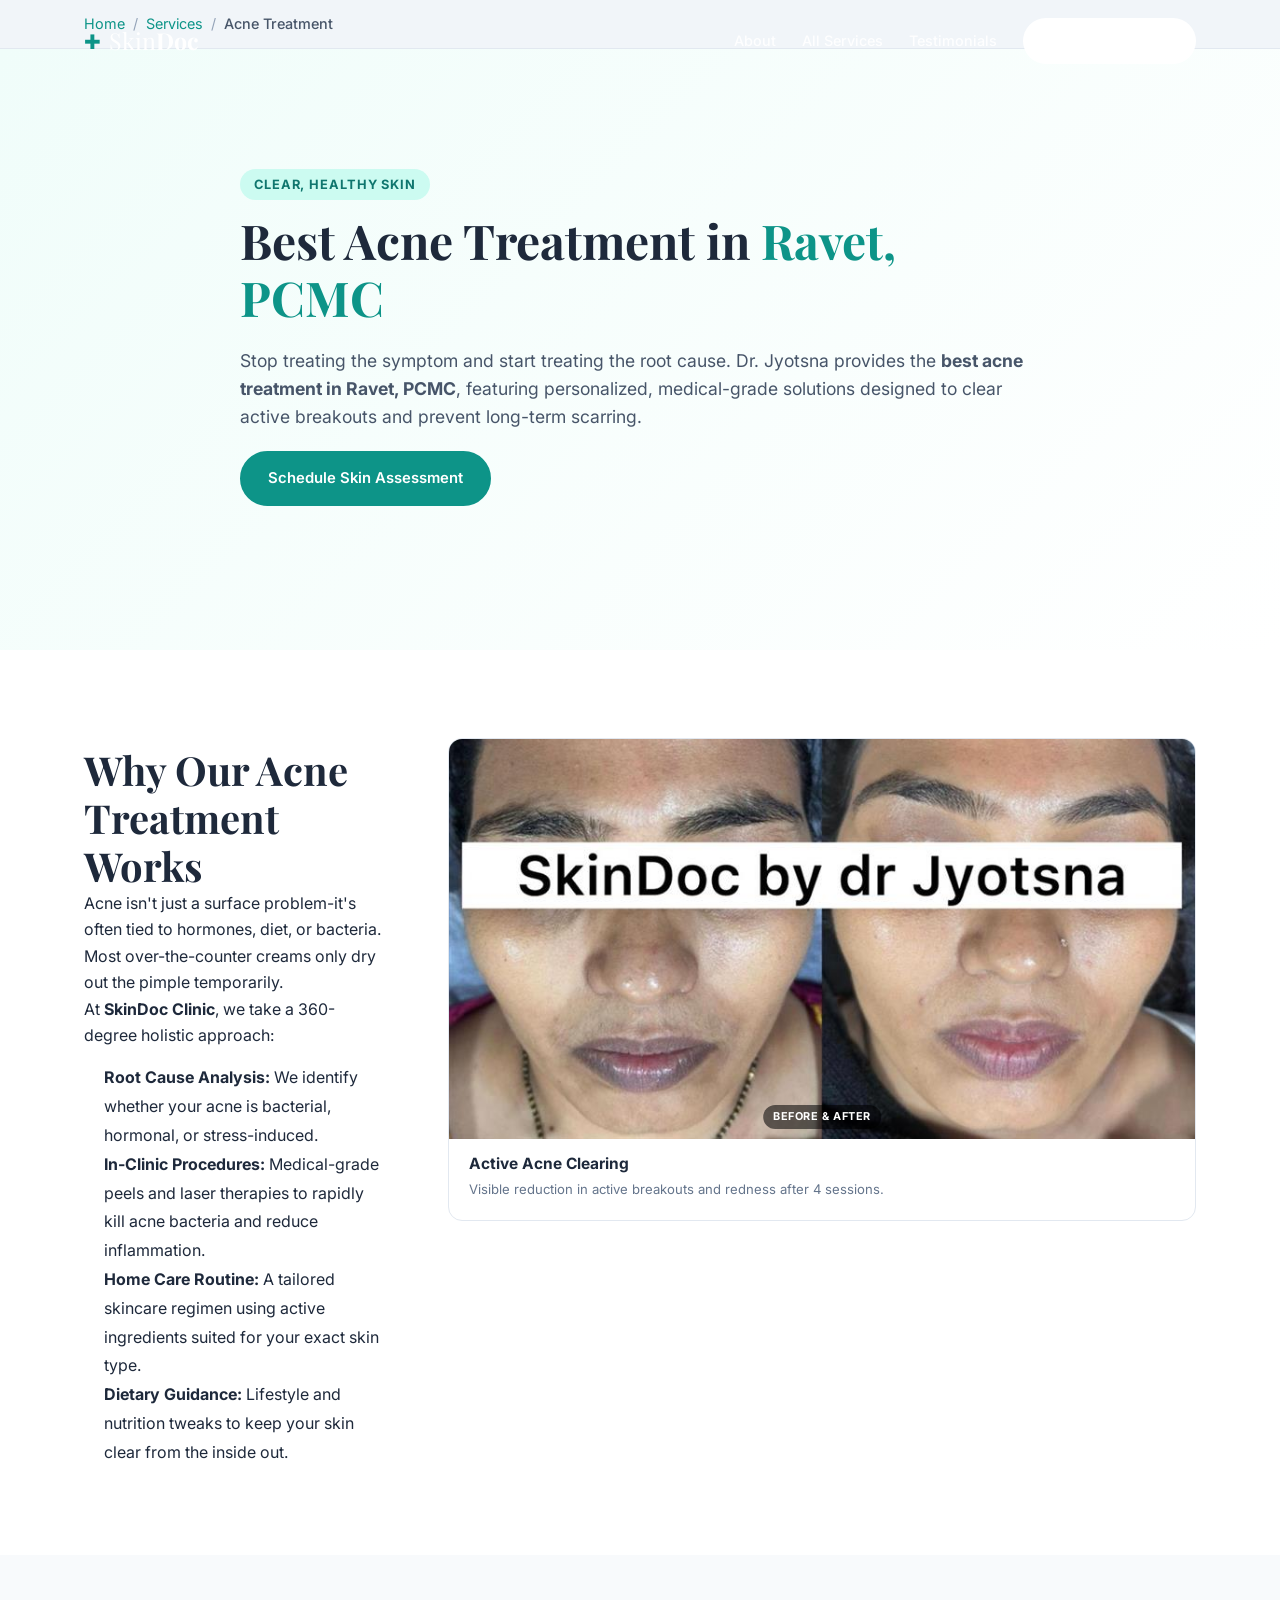
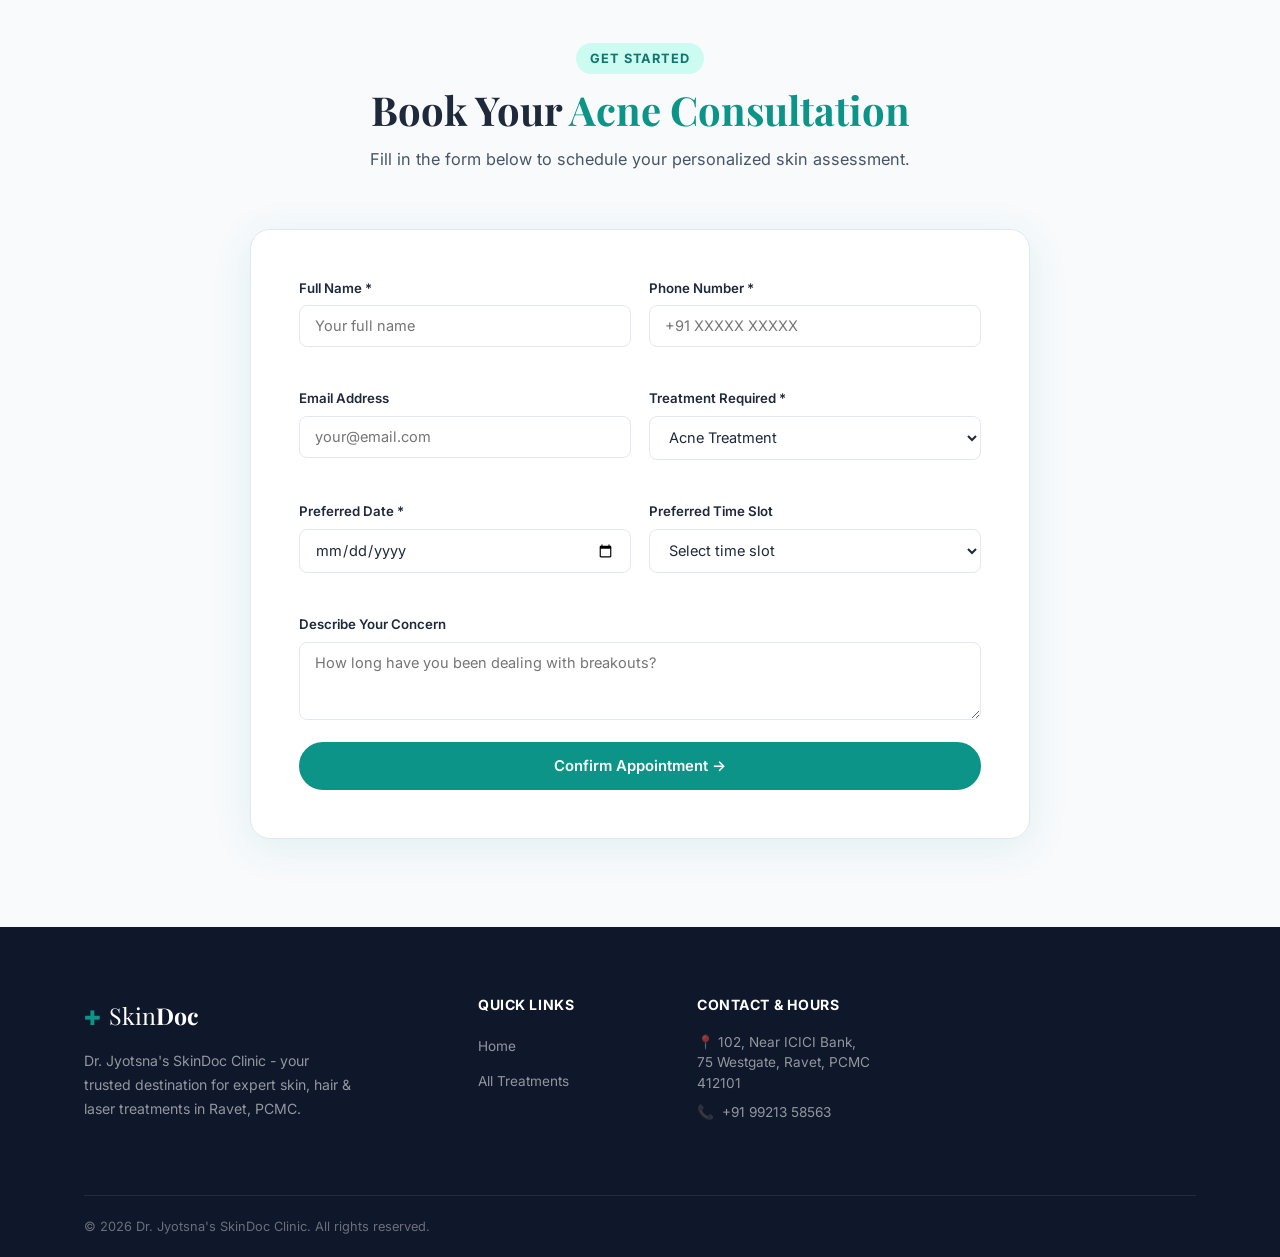
<file: best-acne-treatment-ravet-pune.html>
<!DOCTYPE html>
<html lang="en">
<head>
  <meta charset="UTF-8" />
  <meta name="viewport" content="width=device-width, initial-scale=1.0" />
  <meta name="description" content="Struggling with breakouts? Get a personalized, root-cause acne treatment plan in Ravet, PCMC at Dr. Jyotsna's SkinDoc Clinic. Book your consultation today." />
  <meta name="keywords" content="acne treatment near me Ravet, pimple treatment PCMC, clear skin clinic Pune, acne scar removal Ravet, hormonal acne treatment Pimpri-Chinchwad" />
  <meta name="robots" content="index, follow" />
  <link rel="canonical" href="https://skindocjyotsna.in/best-acne-treatment-ravet-pune.html" />

  <!-- Geo-tagging for Local SEO -->
  <meta name="geo.region" content="IN-MH" />
  <meta name="geo.placename" content="Ravet, Pune" />
  <meta name="geo.position" content="18.6623;73.7470" />
  <meta name="ICBM" content="18.6623, 73.7470" />
  
  <title>Best Acne Treatment in Ravet, PCMC | Dr. Jyotsna's SkinDoc Clinic</title>
  
  <link rel="preconnect" href="https://fonts.googleapis.com" />
  <link rel="preconnect" href="https://fonts.gstatic.com" crossorigin />
  <link href="https://fonts.googleapis.com/css2?family=Inter:wght@300;400;500;600;700&family=Playfair+Display:wght@600;700&display=swap" rel="stylesheet" />
  <link rel="stylesheet" href="styles.css" />

  <!-- Google Analytics / GA4 -->
  <script async src="https://www.googletagmanager.com/gtag/js?id=YOUR_GA_MEASUREMENT_ID"></script>
  <script>
    window.dataLayer = window.dataLayer || [];
    function gtag(){dataLayer.push(arguments);}
    gtag('js', new Date());
    gtag('config', 'YOUR_GA_MEASUREMENT_ID', { page_path: window.location.pathname });
  </script>

  <script type="application/ld+json">
  {
    "@context": "https://schema.org/",
    "@type": "MedicalService",
    "name": "Acne Treatment",
    "description": "Personalized, root-cause acne treatments to clear active breakouts and prevent future scarring. Includes clinic procedures and diet guidance.",
    "provider": {
      "@type": "MedicalBusiness",
      "name": "Dr. Jyotsna's SkinDoc Clinic",
      "url": "https://skindocjyotsna.in/"
    },
    "areaServed": "Ravet, PCMC, Pune"
  }
  </script>
</head>
<body>

  <!-- NAVBAR -->
  <header class="navbar" id="navbar">
    <div class="container nav-container">
      <a href="index.html" class="logo">
        <span class="logo-icon">&#10010;</span>
        <span class="logo-text">Skin<strong>Doc</strong></span>
      </a>
      <nav class="nav-links" id="navLinks">
        <a href="index.html#about">About</a>
        <a href="index.html#services">All Services</a>
        <a href="index.html#testimonials">Testimonials</a>
        <a href="#appointment" class="btn btn-nav">Book Consultation</a>
      </nav>
    </div>
  </header>

  <!-- BREADCRUMBS -->
  <nav class="breadcrumb" aria-label="Breadcrumb">
    <div class="container">
      <ol itemscope itemtype="https://schema.org/BreadcrumbList">
        <li itemprop="itemListElement" itemscope itemtype="https://schema.org/ListItem">
          <a itemprop="item" href="index.html"><span itemprop="name">Home</span></a>
          <meta itemprop="position" content="1" />
        </li>
        <li itemprop="itemListElement" itemscope itemtype="https://schema.org/ListItem">
          <a itemprop="item" href="index.html#services"><span itemprop="name">Services</span></a>
          <meta itemprop="position" content="2" />
        </li>
        <li itemprop="itemListElement" itemscope itemtype="https://schema.org/ListItem">
          <span itemprop="name">Acne Treatment</span>
          <meta itemprop="position" content="3" />
        </li>
      </ol>
    </div>
  </nav>

  <!-- SERVICE HERO -->
  <section class="section" style="padding-top: 120px; background: linear-gradient(135deg, #f0fdfa 0%, #ffffff 100%);">
    <div class="container">
      <div class="section-header" style="text-align: left; max-width: 800px;">
        <span class="section-tag">Clear, Healthy Skin</span>
        <h1 style="font-size: 3rem; margin-bottom: 20px;">Best Acne Treatment in <span class="accent">Ravet, PCMC</span></h1>
        <p style="font-size: 1.1rem; line-height: 1.6;">Stop treating the symptom and start treating the root cause. Dr. Jyotsna provides the <strong>best acne treatment in Ravet, PCMC</strong>, featuring personalized, medical-grade solutions designed to clear active breakouts and prevent long-term scarring.</p>
        <a href="#appointment" class="btn btn-primary" style="margin-top: 20px;">Schedule Skin Assessment</a>
      </div>
    </div>
  </section>

  <!-- SERVICE DETAILS -->
  <section class="section">
    <div class="container">
      <div class="about-grid">
        <div class="about-info">
          <h2>Why Our Acne Treatment Works</h2>
          <p>Acne isn't just a surface problem-it's often tied to hormones, diet, or bacteria. Most over-the-counter creams only dry out the pimple temporarily.</p>
          <p>At <strong>SkinDoc Clinic</strong>, we take a 360-degree holistic approach:</p>
          <ul style="line-height: 1.8; margin-top: 15px; padding-left: 20px;">
            <li><strong>Root Cause Analysis:</strong> We identify whether your acne is bacterial, hormonal, or stress-induced.</li>
            <li><strong>In-Clinic Procedures:</strong> Medical-grade peels and laser therapies to rapidly kill acne bacteria and reduce inflammation.</li>
            <li><strong>Home Care Routine:</strong> A tailored skincare regimen using active ingredients suited for your exact skin type.</li>
            <li><strong>Dietary Guidance:</strong> Lifestyle and nutrition tweaks to keep your skin clear from the inside out.</li>
          </ul>
        </div>
        <div class="about-photo" style="display: flex; flex-direction: column; gap: 20px;">
          <div class="result-card">
            <div class="result-single-img-wrap">
              <img src="assets/before-after/best-chemical-peel-treatment-results-ravet-pune.jpg" alt="Acne Treatment Results Ravet" class="result-single-img" width="400" height="400" loading="lazy" />
              <div class="result-ba-badge">Before &amp; After</div>
            </div>
            <div class="result-info">
              <h4>Active Acne Clearing</h4>
              <p>Visible reduction in active breakouts and redness after 4 sessions.</p>
            </div>
          </div>
        </div>
      </div>
    </div>
  </section>

  <!-- BOOKING SECTION (Same structure as index.html) -->
  <section class="appointment section section-alt" id="appointment">
    <div class="container">
      <div class="section-header">
        <span class="section-tag">Get Started</span>
        <h2>Book Your <span class="accent">Acne Consultation</span></h2>
        <p>Fill in the form below to schedule your personalized skin assessment.</p>
      </div>
      <div class="appt-wrap">
        <form class="appt-form" id="appointmentForm" novalidate>
          <div class="form-row">
            <div class="form-group">
              <label for="fullName">Full Name *</label>
              <input type="text" id="fullName" name="fullName" placeholder="Your full name" required />
              <span class="form-error" id="nameError"></span>
            </div>
            <div class="form-group">
              <label for="phone">Phone Number *</label>
              <input type="tel" id="phone" name="phone" placeholder="+91 XXXXX XXXXX" required />
              <span class="form-error" id="phoneError"></span>
            </div>
          </div>
          <div class="form-row">
            <div class="form-group">
              <label for="email">Email Address</label>
              <input type="email" id="email" name="email" placeholder="your@email.com" />
            </div>
            <div class="form-group">
              <label for="service">Treatment Required *</label>
              <select id="service" name="service" required>
                <option value="Acne Treatment" selected>Acne Treatment</option>
                <option value="Chemical Peels">Chemical Peels (Acne Scars)</option>
                <option value="General Consultation">General Consultation</option>
              </select>
              <span class="form-error" id="serviceError"></span>
            </div>
          </div>
          <div class="form-row">
            <div class="form-group">
              <label for="apptDate">Preferred Date *</label>
              <input type="date" id="apptDate" name="apptDate" required />
              <span class="form-error" id="dateError"></span>
            </div>
            <div class="form-group">
              <label for="apptTime">Preferred Time Slot</label>
              <select id="apptTime" name="apptTime">
                <option value="" disabled selected>Select time slot</option>
                <option>Morning (10 AM – 2 PM)</option>
                <option>Evening (4 PM – 8 PM)</option>
              </select>
            </div>
          </div>
          <div class="form-group form-group-full">
            <label for="message">Describe Your Concern</label>
            <textarea id="message" name="message" rows="3" placeholder="How long have you been dealing with breakouts?"></textarea>
          </div>
          <button type="submit" class="btn btn-primary btn-full">Confirm Appointment &rarr;</button>
          <div class="form-success" id="formSuccess" style="display:none;">
            <span>&#10003;</span> WhatsApp is opening with your appointment details. If it didn't open, <a href="https://wa.me/919921358563" target="_blank" rel="noopener noreferrer">click here</a>.
          </div>
        </form>
      </div>
    </div>
  </section>

  <!-- FOOTER -->
  <footer class="footer">
    <div class="container">
      <div class="footer-grid">
        <div class="footer-brand">
          <a href="index.html" class="logo">
            <span class="logo-icon">&#10010;</span>
            <span class="logo-text">Skin<strong>Doc</strong></span>
          </a>
          <p>Dr. Jyotsna's SkinDoc Clinic - your trusted destination for expert skin, hair &amp; laser treatments in Ravet, PCMC.</p>
        </div>
        <div class="footer-col">
          <h5>Quick Links</h5>
          <ul>
            <li><a href="index.html">Home</a></li>
            <li><a href="index.html#services">All Treatments</a></li>
          </ul>
        </div>
        <div class="footer-col">
          <h5>Contact &amp; Hours</h5>
          <ul class="contact-list">
            <li>&#128205; 102, Near ICICI Bank, 75 Westgate, Ravet, PCMC 412101</li>
            <li>&#128222; <a href="tel:9921358563">+91 99213 58563</a></li>
          </ul>
        </div>
      </div>
      <div class="footer-bottom">
        <p>&copy; 2026 Dr. Jyotsna's SkinDoc Clinic. All rights reserved.</p>
      </div>
    </div>
  </footer>

  <script src="script.js"></script>
</body>
</html>
</file>
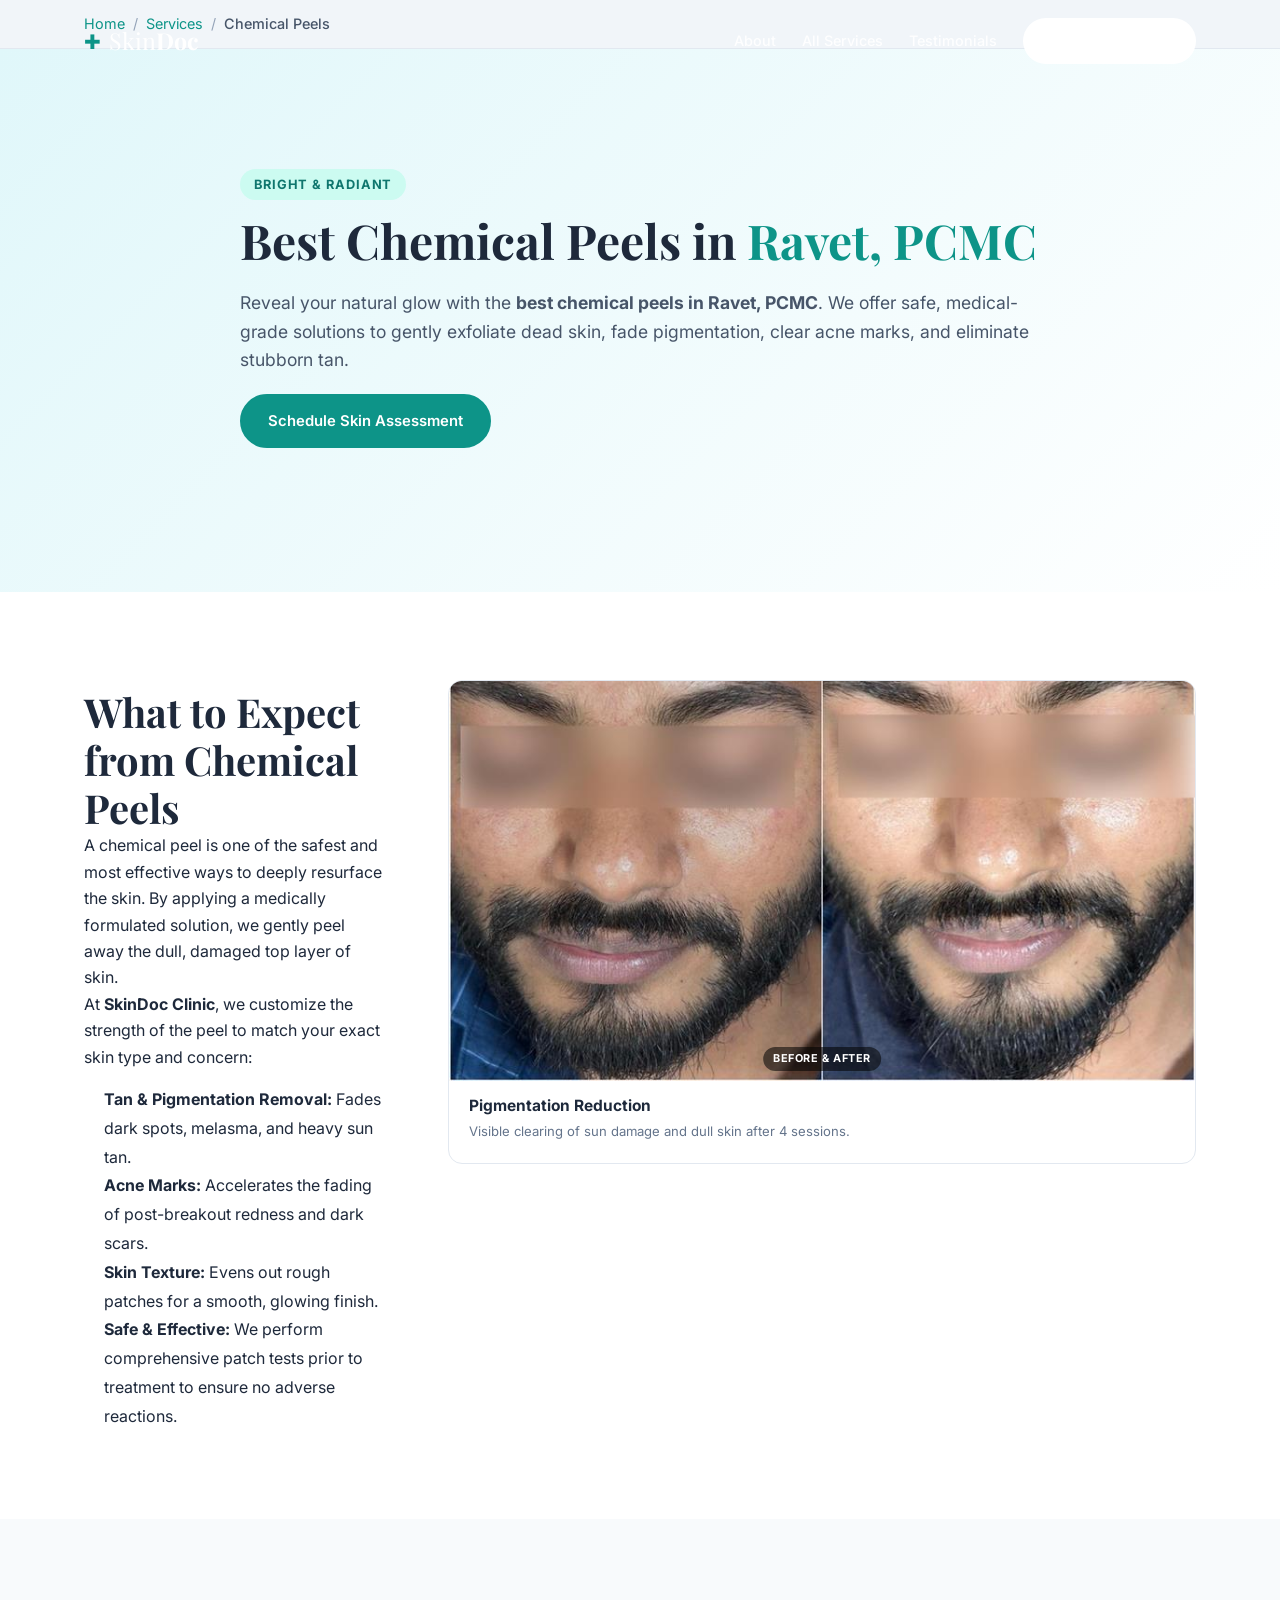
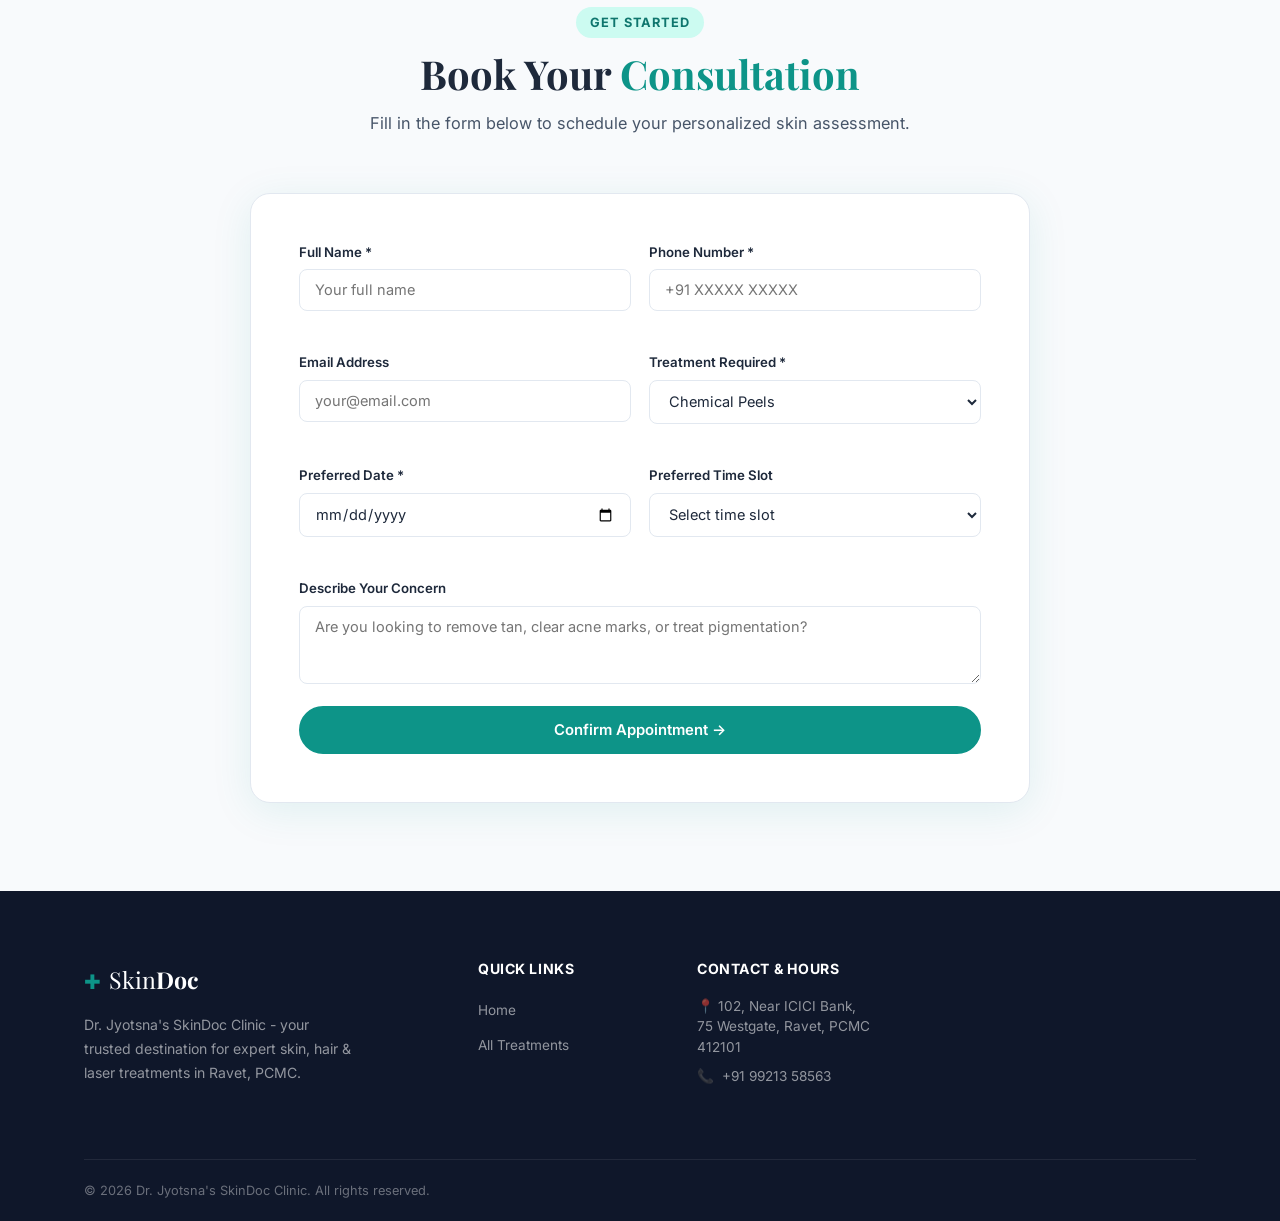
<file: best-chemical-peels-ravet-pune.html>
<!DOCTYPE html>
<html lang="en">
<head>
  <meta charset="UTF-8" />
  <meta name="viewport" content="width=device-width, initial-scale=1.0" />
  <meta name="description" content="Get glowing skin with professional chemical peels in Ravet, PCMC. Dr. Jyotsna's SkinDoc Clinic offers safe peels for acne marks, pigmentation, and tan removal." />
  <meta name="keywords" content="chemical peels Ravet, skin brightening PCMC, pigmentation treatment Pune, tan removal clinic Pimpri-Chinchwad, chemical peel for acne marks" />
  <meta name="robots" content="index, follow" />
  <link rel="canonical" href="https://skindocjyotsna.in/best-chemical-peels-ravet-pune.html" />

  <!-- Geo-tagging for Local SEO -->
  <meta name="geo.region" content="IN-MH" />
  <meta name="geo.placename" content="Ravet, Pune" />
  <meta name="geo.position" content="18.6623;73.7470" />
  <meta name="ICBM" content="18.6623, 73.7470" />
  
  <title>Best Chemical Peels in Ravet, PCMC | Skin Brightening</title>
  
  <link rel="preconnect" href="https://fonts.googleapis.com" />
  <link rel="preconnect" href="https://fonts.gstatic.com" crossorigin />
  <link href="https://fonts.googleapis.com/css2?family=Inter:wght@300;400;500;600;700&family=Playfair+Display:wght@600;700&display=swap" rel="stylesheet" />
  <link rel="stylesheet" href="styles.css" />

  <!-- Google Analytics / GA4 -->
  <script async src="https://www.googletagmanager.com/gtag/js?id=YOUR_GA_MEASUREMENT_ID"></script>
  <script>
    window.dataLayer = window.dataLayer || [];
    function gtag(){dataLayer.push(arguments);}
    gtag('js', new Date());
    gtag('config', 'YOUR_GA_MEASUREMENT_ID', { page_path: window.location.pathname });
  </script>

  <script type="application/ld+json">
  {
    "@context": "https://schema.org/",
    "@type": "MedicalService",
    "name": "Chemical Peels for Skin Brightening",
    "description": "Professional chemical peel treatment in Ravet removes pigmentation, acne marks, tan, and uneven tone. Custom peel strengths available.",
    "provider": {
      "@type": "MedicalBusiness",
      "name": "Dr. Jyotsna's SkinDoc Clinic",
      "url": "https://skindocjyotsna.in/"
    },
    "areaServed": "Ravet, PCMC, Pune"
  }
  </script>
</head>
<body>

  <!-- NAVBAR -->
  <header class="navbar" id="navbar">
    <div class="container nav-container">
      <a href="index.html" class="logo">
        <span class="logo-icon">&#10010;</span>
        <span class="logo-text">Skin<strong>Doc</strong></span>
      </a>
      <nav class="nav-links" id="navLinks">
        <a href="index.html#about">About</a>
        <a href="index.html#services">All Services</a>
        <a href="index.html#testimonials">Testimonials</a>
        <a href="#appointment" class="btn btn-nav">Book Consultation</a>
      </nav>
    </div>
  </header>

  <!-- BREADCRUMBS -->
  <nav class="breadcrumb" aria-label="Breadcrumb">
    <div class="container">
      <ol itemscope itemtype="https://schema.org/BreadcrumbList">
        <li itemprop="itemListElement" itemscope itemtype="https://schema.org/ListItem">
          <a itemprop="item" href="index.html"><span itemprop="name">Home</span></a>
          <meta itemprop="position" content="1" />
        </li>
        <li itemprop="itemListElement" itemscope itemtype="https://schema.org/ListItem">
          <a itemprop="item" href="index.html#services"><span itemprop="name">Services</span></a>
          <meta itemprop="position" content="2" />
        </li>
        <li itemprop="itemListElement" itemscope itemtype="https://schema.org/ListItem">
          <span itemprop="name">Chemical Peels</span>
          <meta itemprop="position" content="3" />
        </li>
      </ol>
    </div>
  </nav>

  <!-- SERVICE HERO -->
  <section class="section" style="padding-top: 120px; background: linear-gradient(135deg, #e0f7fa 0%, #ffffff 100%);">
    <div class="container">
      <div class="section-header" style="text-align: left; max-width: 800px;">
        <span class="section-tag">Bright & Radiant</span>
        <h1 style="font-size: 3rem; margin-bottom: 20px;">Best Chemical Peels in <span class="accent">Ravet, PCMC</span></h1>
        <p style="font-size: 1.1rem; line-height: 1.6;">Reveal your natural glow with the <strong>best chemical peels in Ravet, PCMC</strong>. We offer safe, medical-grade solutions to gently exfoliate dead skin, fade pigmentation, clear acne marks, and eliminate stubborn tan.</p>
        <a href="#appointment" class="btn btn-primary" style="margin-top: 20px;">Schedule Skin Assessment</a>
      </div>
    </div>
  </section>

  <!-- SERVICE DETAILS -->
  <section class="section">
    <div class="container">
      <div class="about-grid">
        <div class="about-info">
          <h2>What to Expect from Chemical Peels</h2>
          <p>A chemical peel is one of the safest and most effective ways to deeply resurface the skin. By applying a medically formulated solution, we gently peel away the dull, damaged top layer of skin.</p>
          <p>At <strong>SkinDoc Clinic</strong>, we customize the strength of the peel to match your exact skin type and concern:</p>
          <ul style="line-height: 1.8; margin-top: 15px; padding-left: 20px;">
            <li><strong>Tan & Pigmentation Removal:</strong> Fades dark spots, melasma, and heavy sun tan.</li>
            <li><strong>Acne Marks:</strong> Accelerates the fading of post-breakout redness and dark scars.</li>
            <li><strong>Skin Texture:</strong> Evens out rough patches for a smooth, glowing finish.</li>
            <li><strong>Safe & Effective:</strong> We perform comprehensive patch tests prior to treatment to ensure no adverse reactions.</li>
          </ul>
        </div>
        <div class="about-photo" style="display: flex; flex-direction: column; gap: 20px;">
          <div class="result-card">
            <div class="result-single-img-wrap">
              <img src="assets/before-after/best-chemical-peels-results-ravet-pune.jpg" alt="Chemical Peels Before and After PCMC" class="result-single-img" width="400" height="400" loading="lazy" />
              <div class="result-ba-badge">Before &amp; After</div>
            </div>
            <div class="result-info">
              <h4>Pigmentation Reduction</h4>
              <p>Visible clearing of sun damage and dull skin after 4 sessions.</p>
            </div>
          </div>
        </div>
      </div>
    </div>
  </section>

  <!-- BOOKING SECTION -->
  <section class="appointment section section-alt" id="appointment">
    <div class="container">
      <div class="section-header">
        <span class="section-tag">Get Started</span>
        <h2>Book Your <span class="accent">Consultation</span></h2>
        <p>Fill in the form below to schedule your personalized skin assessment.</p>
      </div>
      <div class="appt-wrap">
        <form class="appt-form" id="appointmentForm" novalidate>
          <div class="form-row">
            <div class="form-group">
              <label for="fullName">Full Name *</label>
              <input type="text" id="fullName" name="fullName" placeholder="Your full name" required />
              <span class="form-error" id="nameError"></span>
            </div>
            <div class="form-group">
              <label for="phone">Phone Number *</label>
              <input type="tel" id="phone" name="phone" placeholder="+91 XXXXX XXXXX" required />
              <span class="form-error" id="phoneError"></span>
            </div>
          </div>
          <div class="form-row">
            <div class="form-group">
              <label for="email">Email Address</label>
              <input type="email" id="email" name="email" placeholder="your@email.com" />
            </div>
            <div class="form-group">
              <label for="service">Treatment Required *</label>
              <select id="service" name="service" required>
                <option value="Chemical Peels" selected>Chemical Peels</option>
                <option value="Carbon Laser Facial">Carbon Laser Facial</option>
                <option value="General Consultation">General Consultation</option>
              </select>
              <span class="form-error" id="serviceError"></span>
            </div>
          </div>
          <div class="form-row">
            <div class="form-group">
              <label for="apptDate">Preferred Date *</label>
              <input type="date" id="apptDate" name="apptDate" required />
              <span class="form-error" id="dateError"></span>
            </div>
            <div class="form-group">
              <label for="apptTime">Preferred Time Slot</label>
              <select id="apptTime" name="apptTime">
                <option value="" disabled selected>Select time slot</option>
                <option>Morning (10 AM – 2 PM)</option>
                <option>Evening (4 PM – 8 PM)</option>
              </select>
            </div>
          </div>
          <div class="form-group form-group-full">
            <label for="message">Describe Your Concern</label>
            <textarea id="message" name="message" rows="3" placeholder="Are you looking to remove tan, clear acne marks, or treat pigmentation?"></textarea>
          </div>
          <button type="submit" class="btn btn-primary btn-full">Confirm Appointment &rarr;</button>
          <div class="form-success" id="formSuccess" style="display:none;">
            <span>&#10003;</span> WhatsApp is opening with your appointment details. If it didn't open, <a href="https://wa.me/919921358563" target="_blank" rel="noopener noreferrer">click here</a>.
          </div>
        </form>
      </div>
    </div>
  </section>

  <!-- FOOTER -->
  <footer class="footer">
    <div class="container">
      <div class="footer-grid">
        <div class="footer-brand">
          <a href="index.html" class="logo">
            <span class="logo-icon">&#10010;</span>
            <span class="logo-text">Skin<strong>Doc</strong></span>
          </a>
          <p>Dr. Jyotsna's SkinDoc Clinic - your trusted destination for expert skin, hair &amp; laser treatments in Ravet, PCMC.</p>
        </div>
        <div class="footer-col">
          <h5>Quick Links</h5>
          <ul>
            <li><a href="index.html">Home</a></li>
            <li><a href="index.html#services">All Treatments</a></li>
          </ul>
        </div>
        <div class="footer-col">
          <h5>Contact &amp; Hours</h5>
          <ul class="contact-list">
            <li>&#128205; 102, Near ICICI Bank, 75 Westgate, Ravet, PCMC 412101</li>
            <li>&#128222; <a href="tel:9921358563">+91 99213 58563</a></li>
          </ul>
        </div>
      </div>
      <div class="footer-bottom">
        <p>&copy; 2026 Dr. Jyotsna's SkinDoc Clinic. All rights reserved.</p>
      </div>
    </div>
  </footer>

  <script src="script.js"></script>
</body>
</html>
</file>
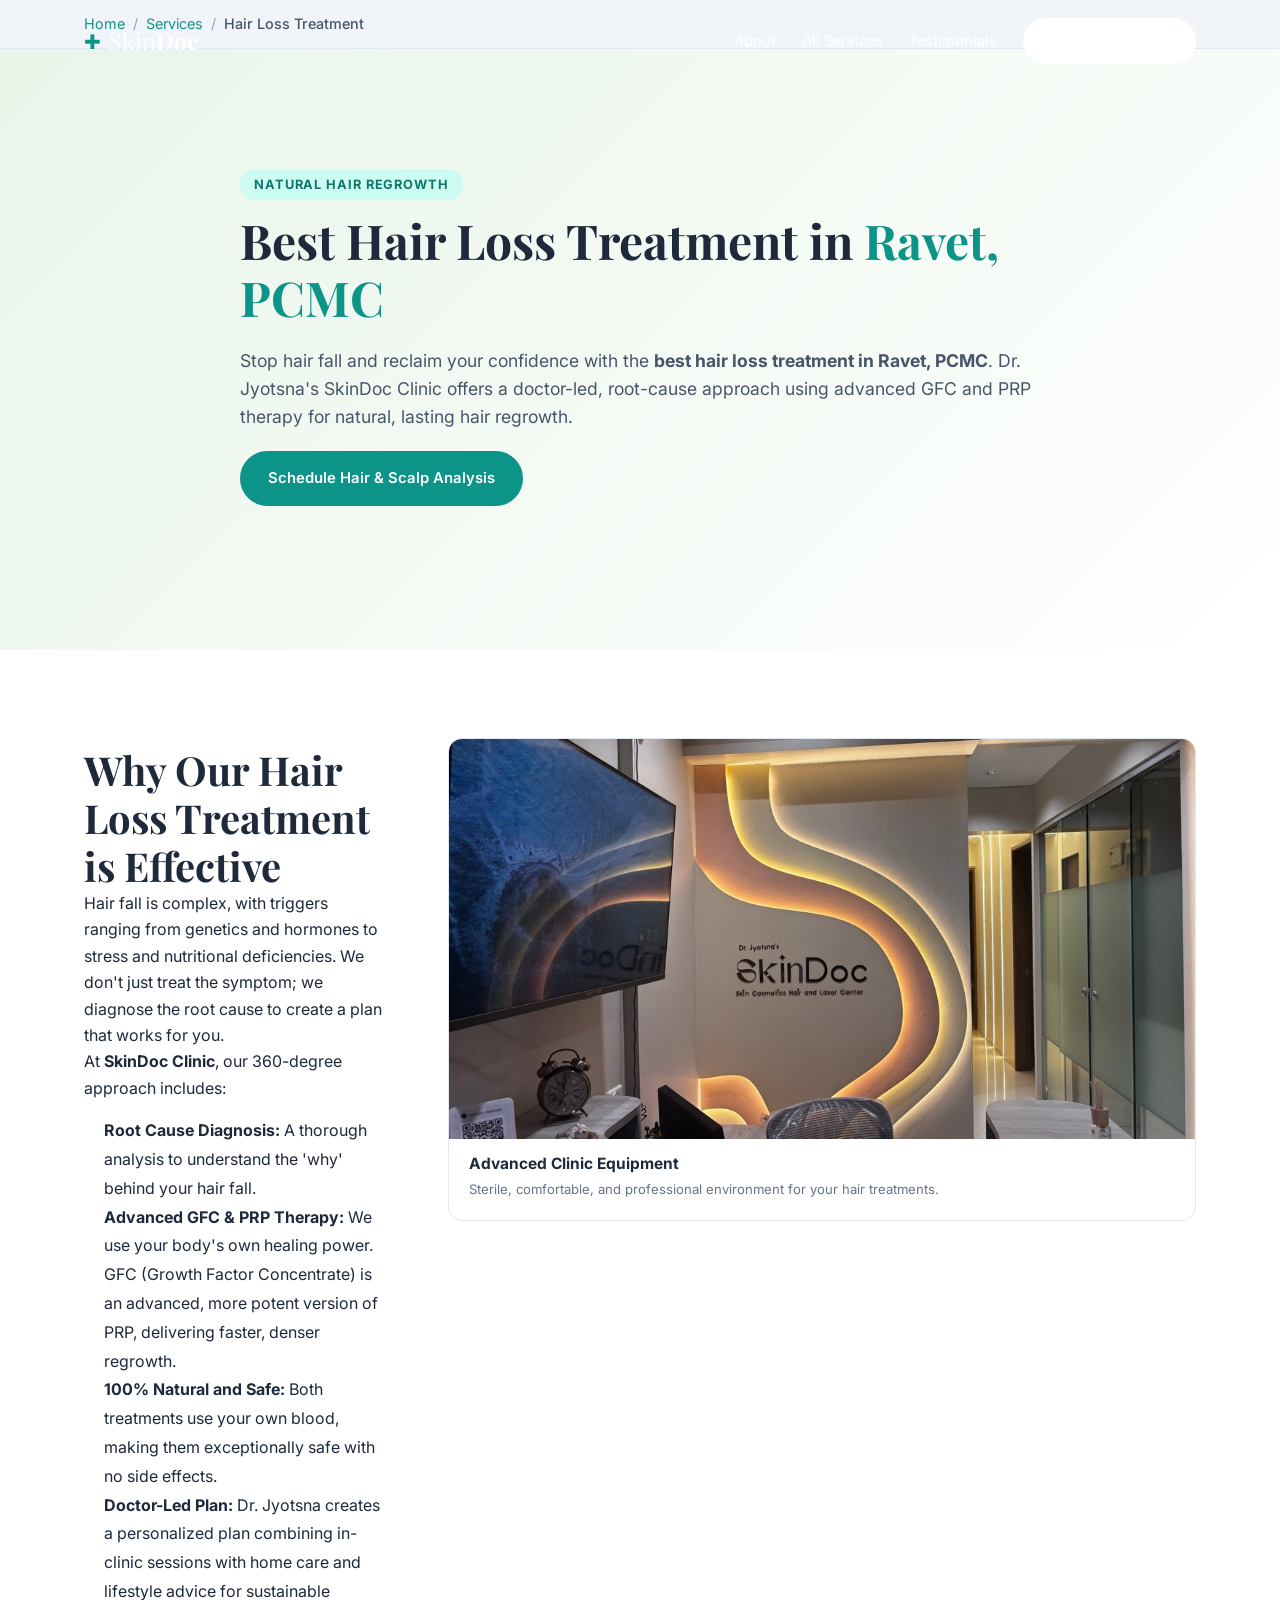
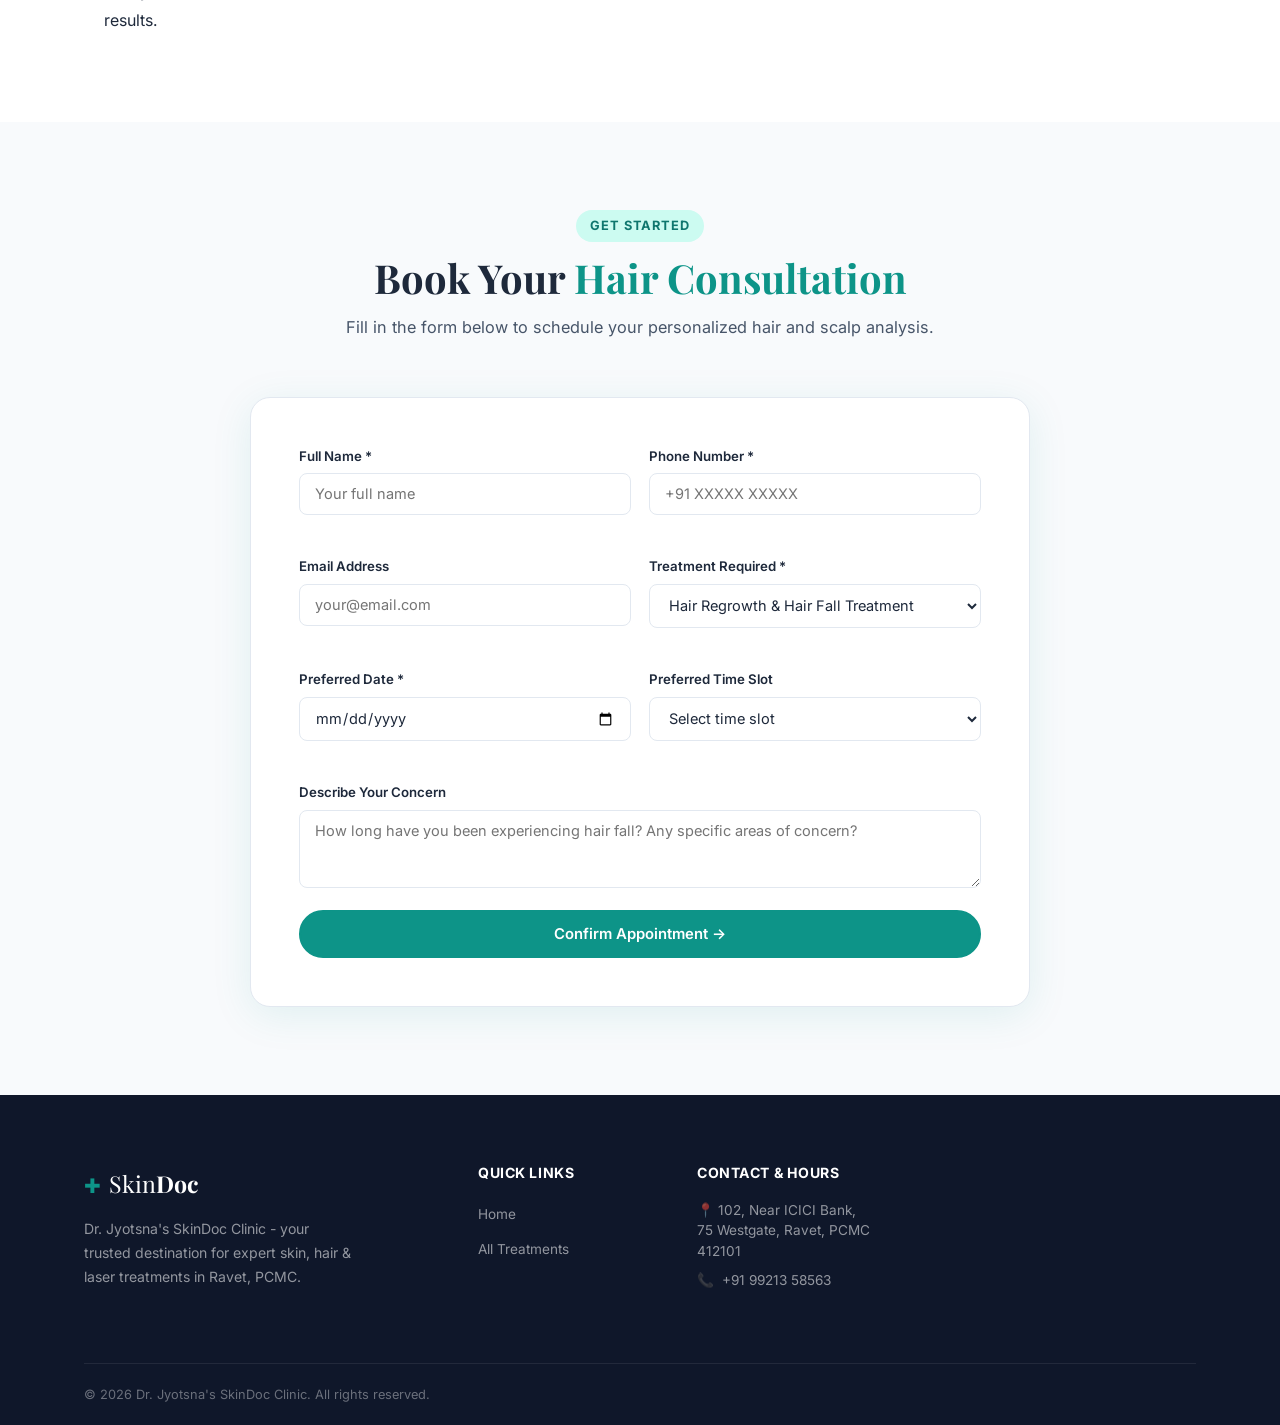
<file: best-hair-loss-treatment-ravet-pune.html>
<!DOCTYPE html>
<html lang="en">
<head>
  <meta charset="UTF-8" />
  <meta name="viewport" content="width=device-width, initial-scale=1.0" />
  <meta name="description" content="Stop hair fall with the best hair loss treatment in Ravet, PCMC. Dr. Jyotsna's SkinDoc Clinic offers advanced PRP and GFC therapy for natural hair regrowth. Book your consultation." />
  <meta name="keywords" content="hair loss treatment Ravet, hair fall clinic PCMC, PRP treatment Pune, GFC therapy Ravet, hair regrowth Pimpri-Chinchwad, best trichologist Pune" />
  <meta name="robots" content="index, follow" />
  <link rel="canonical" href="https://skindocjyotsna.in/best-hair-loss-treatment-ravet-pune.html" />
  
  <!-- Geo-tagging for Local SEO -->
  <meta name="geo.region" content="IN-MH" />
  <meta name="geo.placename" content="Ravet, Pune" />
  <meta name="geo.position" content="18.6623;73.7470" />
  <meta name="ICBM" content="18.6623, 73.7470" />

  <title>Best Hair Loss Treatment in Ravet, PCMC | PRP & GFC Therapy</title>
  
  <link rel="preconnect" href="https://fonts.googleapis.com" />
  <link rel="preconnect" href="https://fonts.gstatic.com" crossorigin />
  <link href="https://fonts.googleapis.com/css2?family=Inter:wght@300;400;500;600;700&family=Playfair+Display:wght@600;700&display=swap" rel="stylesheet" />
  <link rel="stylesheet" href="styles.css" />

  <!-- Google Analytics / GA4 -->
  <script async src="https://www.googletagmanager.com/gtag/js?id=YOUR_GA_MEASUREMENT_ID"></script>
  <script>
    window.dataLayer = window.dataLayer || [];
    function gtag(){dataLayer.push(arguments);}
    gtag('js', new Date());
    gtag('config', 'YOUR_GA_MEASUREMENT_ID', { page_path: window.location.pathname });
  </script>

  <script type="application/ld+json">
  {
    "@context": "https://schema.org/",
    "@type": "MedicalService",
    "name": "Hair Loss Treatment (PRP & GFC)",
    "description": "Advanced hair loss treatment using PRP (Platelet Rich Plasma) and GFC (Growth Factor Concentrate) to stimulate natural hair regrowth and reduce hair fall.",
    "provider": {
      "@type": "MedicalBusiness",
      "name": "Dr. Jyotsna's SkinDoc Clinic",
      "url": "https://skindocjyotsna.in/"
    },
    "areaServed": "Ravet, PCMC, Pune"
  }
  </script>
</head>
<body>

  <!-- NAVBAR -->
  <header class="navbar" id="navbar">
    <div class="container nav-container">
      <a href="index.html" class="logo">
        <span class="logo-icon">&#10010;</span>
        <span class="logo-text">Skin<strong>Doc</strong></span>
      </a>
      <nav class="nav-links" id="navLinks">
        <a href="index.html#about">About</a>
        <a href="index.html#services">All Services</a>
        <a href="index.html#testimonials">Testimonials</a>
        <a href="#appointment" class="btn btn-nav">Book Consultation</a>
      </nav>
    </div>
  </header>

  <!-- BREADCRUMBS -->
  <nav class="breadcrumb" aria-label="Breadcrumb">
    <div class="container">
      <ol itemscope itemtype="https://schema.org/BreadcrumbList">
        <li itemprop="itemListElement" itemscope itemtype="https://schema.org/ListItem">
          <a itemprop="item" href="index.html"><span itemprop="name">Home</span></a>
          <meta itemprop="position" content="1" />
        </li>
        <li itemprop="itemListElement" itemscope itemtype="https://schema.org/ListItem">
          <a itemprop="item" href="index.html#services"><span itemprop="name">Services</span></a>
          <meta itemprop="position" content="2" />
        </li>
        <li itemprop="itemListElement" itemscope itemtype="https://schema.org/ListItem">
          <span itemprop="name">Hair Loss Treatment</span>
          <meta itemprop="position" content="3" />
        </li>
      </ol>
    </div>
  </nav>

  <!-- SERVICE HERO -->
  <section class="section" style="padding-top: 120px; background: linear-gradient(135deg, #e8f5e9 0%, #ffffff 100%);">
    <div class="container">
      <div class="section-header" style="text-align: left; max-width: 800px;">
        <span class="section-tag">Natural Hair Regrowth</span>
        <h1 style="font-size: 3rem; margin-bottom: 20px;">Best Hair Loss Treatment in <span class="accent">Ravet, PCMC</span></h1>
        <p style="font-size: 1.1rem; line-height: 1.6;">Stop hair fall and reclaim your confidence with the <strong>best hair loss treatment in Ravet, PCMC</strong>. Dr. Jyotsna's SkinDoc Clinic offers a doctor-led, root-cause approach using advanced GFC and PRP therapy for natural, lasting hair regrowth.</p>
        <a href="#appointment" class="btn btn-primary" style="margin-top: 20px;">Schedule Hair & Scalp Analysis</a>
      </div>
    </div>
  </section>

  <!-- SERVICE DETAILS -->
  <section class="section">
    <div class="container">
      <div class="about-grid">
        <div class="about-info">
          <h2>Why Our Hair Loss Treatment is Effective</h2>
          <p>Hair fall is complex, with triggers ranging from genetics and hormones to stress and nutritional deficiencies. We don't just treat the symptom; we diagnose the root cause to create a plan that works for you.</p>
          <p>At <strong>SkinDoc Clinic</strong>, our 360-degree approach includes:</p>
          <ul style="line-height: 1.8; margin-top: 15px; padding-left: 20px;">
            <li><strong>Root Cause Diagnosis:</strong> A thorough analysis to understand the 'why' behind your hair fall.</li>
            <li><strong>Advanced GFC & PRP Therapy:</strong> We use your body's own healing power. GFC (Growth Factor Concentrate) is an advanced, more potent version of PRP, delivering faster, denser regrowth.</li>
            <li><strong>100% Natural and Safe:</strong> Both treatments use your own blood, making them exceptionally safe with no side effects.</li>
            <li><strong>Doctor-Led Plan:</strong> Dr. Jyotsna creates a personalized plan combining in-clinic sessions with home care and lifestyle advice for sustainable results.</li>
          </ul>
        </div>
        <div class="about-photo" style="display: flex; flex-direction: column; gap: 20px;">
          <div class="result-card">
            <div class="result-single-img-wrap">
              <img src="assets/images/best-skin-clinic-ravet-pune.jpg" alt="Hair Loss Treatment Clinic Ravet" class="result-single-img" width="400" height="400" loading="lazy" />
            </div>
            <div class="result-info">
              <h4>Advanced Clinic Equipment</h4>
              <p>Sterile, comfortable, and professional environment for your hair treatments.</p>
            </div>
          </div>
        </div>
      </div>
    </div>
  </section>

  <!-- BOOKING SECTION -->
  <section class="appointment section section-alt" id="appointment">
    <div class="container">
      <div class="section-header">
        <span class="section-tag">Get Started</span>
        <h2 style="font-family: 'Playfair Display', serif;">Book Your <span class="accent">Hair Consultation</span></h2>
        <p>Fill in the form below to schedule your personalized hair and scalp analysis.</p>
      </div>
      <div class="appt-wrap">
        <form class="appt-form" id="appointmentForm" novalidate>
          <div class="form-row">
            <div class="form-group">
              <label for="fullName">Full Name *</label>
              <input type="text" id="fullName" name="fullName" placeholder="Your full name" required />
              <span class="form-error" id="nameError"></span>
            </div>
            <div class="form-group">
              <label for="phone">Phone Number *</label>
              <input type="tel" id="phone" name="phone" placeholder="+91 XXXXX XXXXX" required />
              <span class="form-error" id="phoneError"></span>
            </div>
          </div>
          <div class="form-row">
            <div class="form-group">
              <label for="email">Email Address</label>
              <input type="email" id="email" name="email" placeholder="your@email.com" />
            </div>
            <div class="form-group">
              <label for="service">Treatment Required *</label>
              <select id="service" name="service" required>
                <option value="Hair Regrowth & Hair Fall Treatment" selected>Hair Regrowth & Hair Fall Treatment</option>
                <option value="GFC – Growth Factor Concentrate">GFC – Growth Factor Concentrate</option>
                <option value="PRP – Platelet Rich Plasma">PRP – Platelet Rich Plasma</option>
                <option value="General Consultation">General Consultation</option>
              </select>
              <span class="form-error" id="serviceError"></span>
            </div>
          </div>
          <div class="form-row">
            <div class="form-group">
              <label for="apptDate">Preferred Date *</label>
              <input type="date" id="apptDate" name="apptDate" required />
              <span class="form-error" id="dateError"></span>
            </div>
            <div class="form-group">
              <label for="apptTime">Preferred Time Slot</label>
              <select id="apptTime" name="apptTime">
                <option value="" disabled selected>Select time slot</option>
                <option>Morning (10 AM – 2 PM)</option>
                <option>Evening (4 PM – 8 PM)</option>
              </select>
            </div>
          </div>
          <div class="form-group form-group-full">
            <label for="message">Describe Your Concern</label>
            <textarea id="message" name="message" rows="3" placeholder="How long have you been experiencing hair fall? Any specific areas of concern?"></textarea>
          </div>
          <button type="submit" class="btn btn-primary btn-full">Confirm Appointment &rarr;</button>
          <div class="form-success" id="formSuccess" style="display:none;">
            <span>&#10003;</span> WhatsApp is opening with your appointment details. If it didn't open, <a href="https://wa.me/919921358563" target="_blank" rel="noopener noreferrer">click here</a>.
          </div>
        </form>
      </div>
    </div>
  </section>

  <!-- FOOTER -->
  <footer class="footer">
    <div class="container">
      <div class="footer-grid">
        <div class="footer-brand">
          <a href="index.html" class="logo">
            <span class="logo-icon">&#10010;</span>
            <span class="logo-text">Skin<strong>Doc</strong></span>
          </a>
          <p>Dr. Jyotsna's SkinDoc Clinic - your trusted destination for expert skin, hair &amp; laser treatments in Ravet, PCMC.</p>
        </div>
        <div class="footer-col">
          <h5>Quick Links</h5>
          <ul>
            <li><a href="index.html">Home</a></li>
            <li><a href="index.html#services">All Treatments</a></li>
          </ul>
        </div>
        <div class="footer-col">
          <h5>Contact &amp; Hours</h5>
          <ul class="contact-list">
            <li>&#128205; 102, Near ICICI Bank, 75 Westgate, Ravet, PCMC 412101</li>
            <li>&#128222; <a href="tel:9921358563">+91 99213 58563</a></li>
          </ul>
        </div>
      </div>
      <div class="footer-bottom">
        <p>&copy; 2026 Dr. Jyotsna's SkinDoc Clinic. All rights reserved.</p>
      </div>
    </div>
  </footer>

  <script src="script.js"></script>
</body>
</html>
</file>
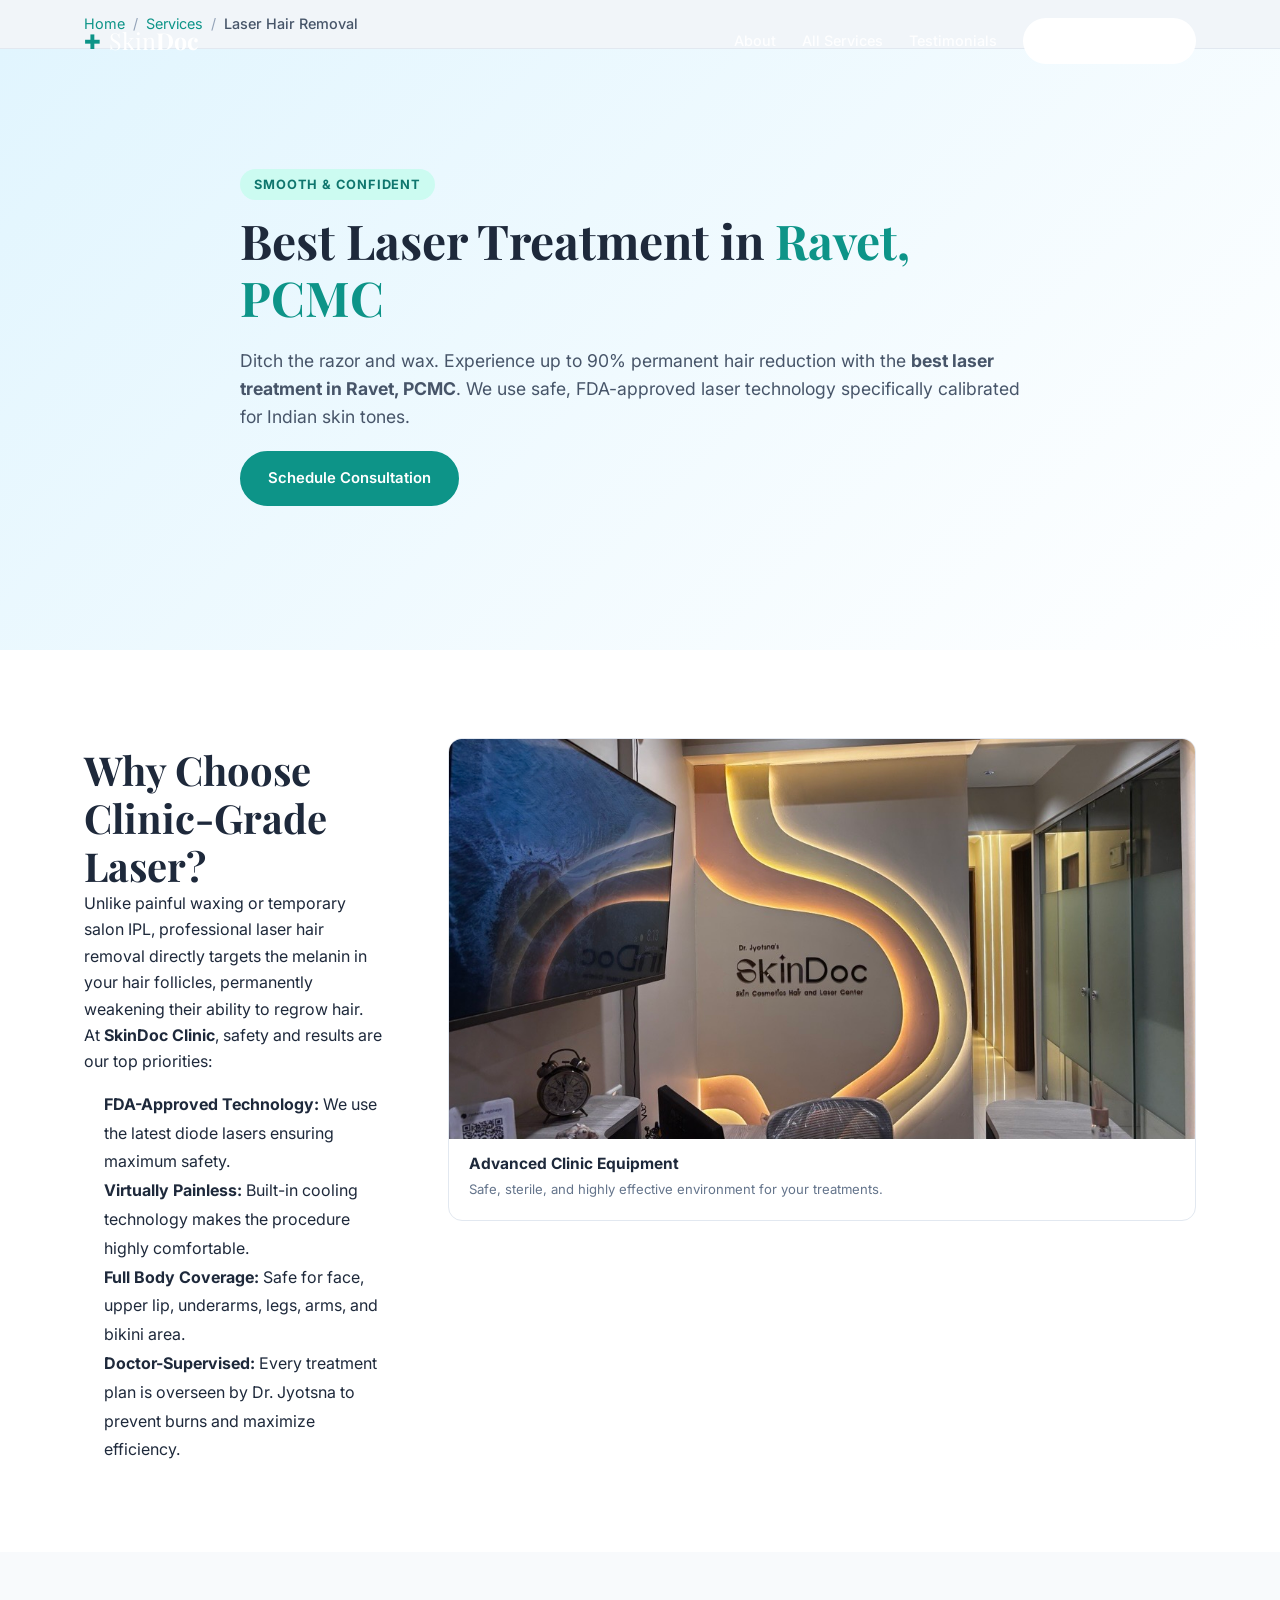
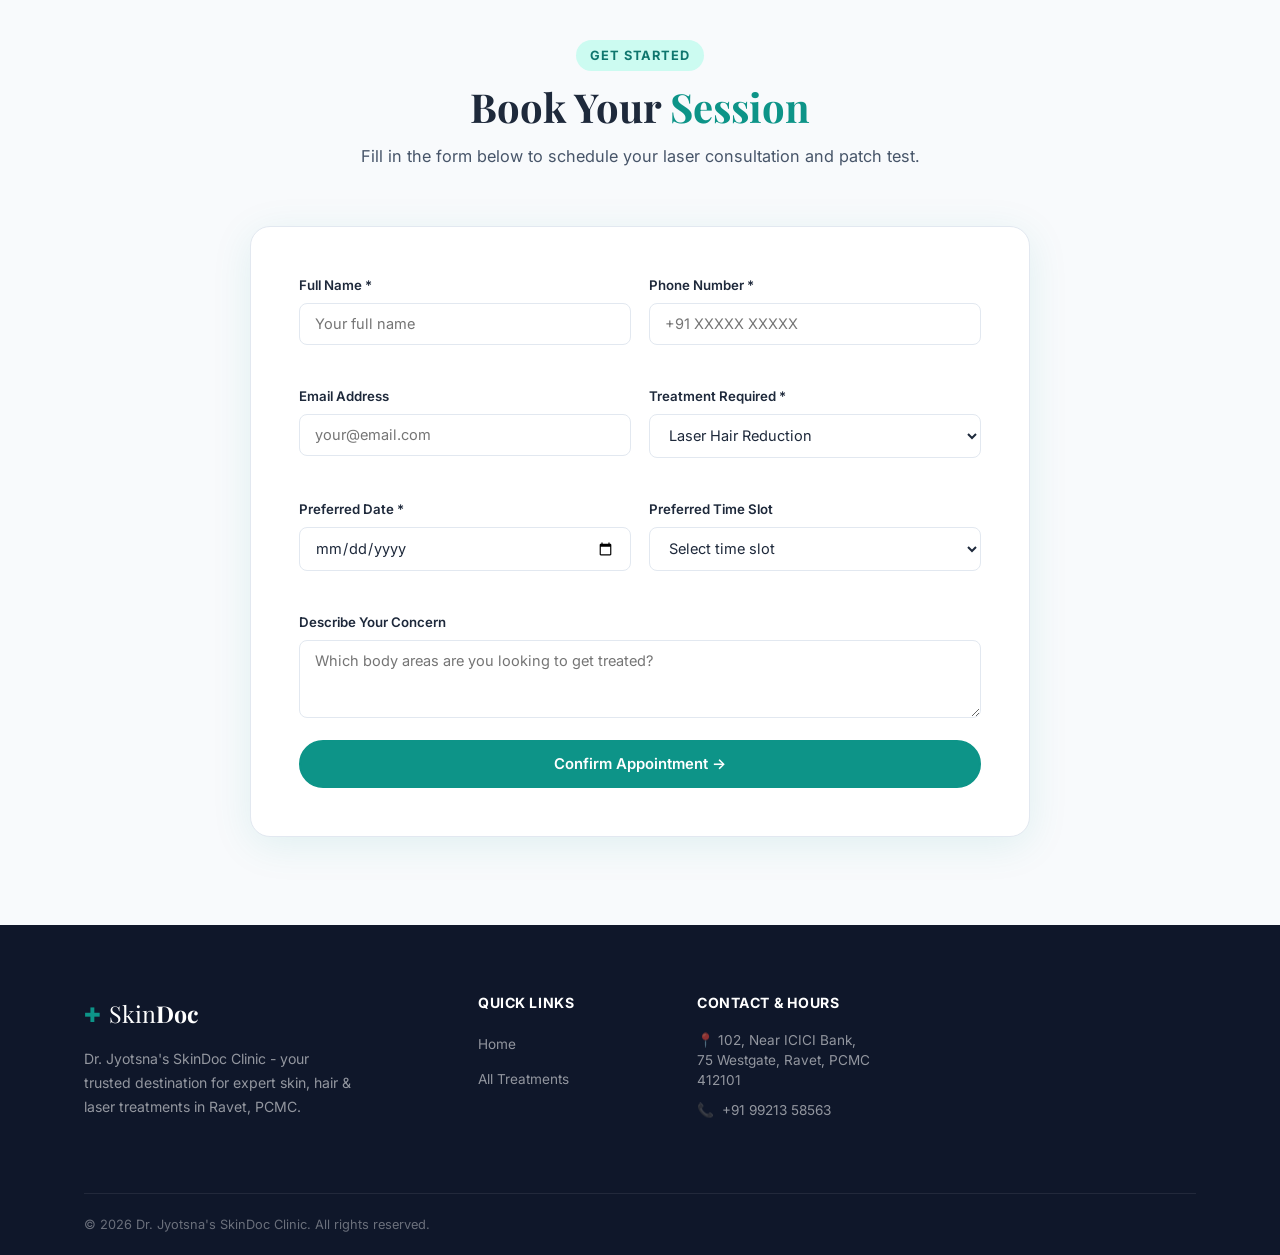
<file: best-laser-hair-removal-ravet-pune.html>
<!DOCTYPE html>
<html lang="en">
<head>
  <meta charset="UTF-8" />
  <meta name="viewport" content="width=device-width, initial-scale=1.0" />
  <meta name="description" content="FDA-approved permanent laser hair reduction in Ravet, PCMC. Safe, effective, and painless laser hair removal at Dr. Jyotsna's SkinDoc Clinic. Book today." />
  <meta name="keywords" content="laser hair removal Ravet, permanent hair reduction PCMC, full body laser Pune, painless hair removal clinic, laser clinic Pimpri-Chinchwad" />
  <meta name="robots" content="index, follow" />
  <link rel="canonical" href="https://skindocjyotsna.in/best-laser-hair-removal-ravet-pune.html" />
  
  <!-- Geo-tagging for Local SEO -->
  <meta name="geo.region" content="IN-MH" />
  <meta name="geo.placename" content="Ravet, Pune" />
  <meta name="geo.position" content="18.6623;73.7470" />
  <meta name="ICBM" content="18.6623, 73.7470" />

  <title>Best Laser Treatment in Ravet, PCMC | Laser Hair Removal</title>
  
  <link rel="preconnect" href="https://fonts.googleapis.com" />
  <link rel="preconnect" href="https://fonts.gstatic.com" crossorigin />
  <link href="https://fonts.googleapis.com/css2?family=Inter:wght@300;400;500;600;700&family=Playfair+Display:wght@600;700&display=swap" rel="stylesheet" />
  <link rel="stylesheet" href="styles.css" />

  <!-- Google Analytics / GA4 -->
  <script async src="https://www.googletagmanager.com/gtag/js?id=YOUR_GA_MEASUREMENT_ID"></script>
  <script>
    window.dataLayer = window.dataLayer || [];
    function gtag(){dataLayer.push(arguments);}
    gtag('js', new Date());
    gtag('config', 'YOUR_GA_MEASUREMENT_ID', { page_path: window.location.pathname });
  </script>

  <script type="application/ld+json">
  {
    "@context": "https://schema.org/",
    "@type": "MedicalService",
    "name": "Laser Hair Removal",
    "description": "FDA-approved laser permanently weakens hair follicles for up to 90% reduction in hair growth. Safe for face and body.",
    "provider": {
      "@type": "MedicalBusiness",
      "name": "Dr. Jyotsna's SkinDoc Clinic",
      "url": "https://skindocjyotsna.in/"
    },
    "areaServed": "Ravet, PCMC, Pune"
  }
  </script>
</head>
<body>

  <!-- NAVBAR -->
  <header class="navbar" id="navbar">
    <div class="container nav-container">
      <a href="index.html" class="logo">
        <span class="logo-icon">&#10010;</span>
        <span class="logo-text">Skin<strong>Doc</strong></span>
      </a>
      <nav class="nav-links" id="navLinks">
        <a href="index.html#about">About</a>
        <a href="index.html#services">All Services</a>
        <a href="index.html#testimonials">Testimonials</a>
        <a href="#appointment" class="btn btn-nav">Book Consultation</a>
      </nav>
    </div>
  </header>

  <!-- BREADCRUMBS -->
  <nav class="breadcrumb" aria-label="Breadcrumb">
    <div class="container">
      <ol itemscope itemtype="https://schema.org/BreadcrumbList">
        <li itemprop="itemListElement" itemscope itemtype="https://schema.org/ListItem">
          <a itemprop="item" href="index.html"><span itemprop="name">Home</span></a>
          <meta itemprop="position" content="1" />
        </li>
        <li itemprop="itemListElement" itemscope itemtype="https://schema.org/ListItem">
          <a itemprop="item" href="index.html#services"><span itemprop="name">Services</span></a>
          <meta itemprop="position" content="2" />
        </li>
        <li itemprop="itemListElement" itemscope itemtype="https://schema.org/ListItem">
          <span itemprop="name">Laser Hair Removal</span>
          <meta itemprop="position" content="3" />
        </li>
      </ol>
    </div>
  </nav>

  <!-- SERVICE HERO -->
  <section class="section" style="padding-top: 120px; background: linear-gradient(135deg, #e1f5fe 0%, #ffffff 100%);">
    <div class="container">
      <div class="section-header" style="text-align: left; max-width: 800px;">
        <span class="section-tag">Smooth & Confident</span>
        <h1 style="font-size: 3rem; margin-bottom: 20px;">Best Laser Treatment in <span class="accent">Ravet, PCMC</span></h1>
        <p style="font-size: 1.1rem; line-height: 1.6;">Ditch the razor and wax. Experience up to 90% permanent hair reduction with the <strong>best laser treatment in Ravet, PCMC</strong>. We use safe, FDA-approved laser technology specifically calibrated for Indian skin tones.</p>
        <a href="#appointment" class="btn btn-primary" style="margin-top: 20px;">Schedule Consultation</a>
      </div>
    </div>
  </section>

  <!-- SERVICE DETAILS -->
  <section class="section">
    <div class="container">
      <div class="about-grid">
        <div class="about-info">
          <h2>Why Choose Clinic-Grade Laser?</h2>
          <p>Unlike painful waxing or temporary salon IPL, professional laser hair removal directly targets the melanin in your hair follicles, permanently weakening their ability to regrow hair.</p>
          <p>At <strong>SkinDoc Clinic</strong>, safety and results are our top priorities:</p>
          <ul style="line-height: 1.8; margin-top: 15px; padding-left: 20px;">
            <li><strong>FDA-Approved Technology:</strong> We use the latest diode lasers ensuring maximum safety.</li>
            <li><strong>Virtually Painless:</strong> Built-in cooling technology makes the procedure highly comfortable.</li>
            <li><strong>Full Body Coverage:</strong> Safe for face, upper lip, underarms, legs, arms, and bikini area.</li>
            <li><strong>Doctor-Supervised:</strong> Every treatment plan is overseen by Dr. Jyotsna to prevent burns and maximize efficiency.</li>
          </ul>
        </div>
        <div class="about-photo" style="display: flex; flex-direction: column; gap: 20px;">
          <div class="result-card">
            <div class="result-single-img-wrap">
              <img src="assets/images/best-skin-clinic-ravet-pune.jpg" alt="Laser Hair Removal Technology Ravet" class="result-single-img" width="400" height="400" loading="lazy" />
            </div>
            <div class="result-info">
              <h4>Advanced Clinic Equipment</h4>
              <p>Safe, sterile, and highly effective environment for your treatments.</p>
            </div>
          </div>
        </div>
      </div>
    </div>
  </section>

  <!-- BOOKING SECTION -->
  <section class="appointment section section-alt" id="appointment">
    <div class="container">
      <div class="section-header">
        <span class="section-tag">Get Started</span>
        <h2 style="font-family: 'Playfair Display', serif;">Book Your <span class="accent">Session</span></h2>
        <p>Fill in the form below to schedule your laser consultation and patch test.</p>
      </div>
      <div class="appt-wrap">
        <form class="appt-form" id="appointmentForm" novalidate>
          <div class="form-row">
            <div class="form-group">
              <label for="fullName">Full Name *</label>
              <input type="text" id="fullName" name="fullName" placeholder="Your full name" required />
              <span class="form-error" id="nameError"></span>
            </div>
            <div class="form-group">
              <label for="phone">Phone Number *</label>
              <input type="tel" id="phone" name="phone" placeholder="+91 XXXXX XXXXX" required />
              <span class="form-error" id="phoneError"></span>
            </div>
          </div>
          <div class="form-row">
            <div class="form-group">
              <label for="email">Email Address</label>
              <input type="email" id="email" name="email" placeholder="your@email.com" />
            </div>
            <div class="form-group">
              <label for="service">Treatment Required *</label>
              <select id="service" name="service" required>
                <option value="Laser Hair Reduction" selected>Laser Hair Reduction</option>
                <option value="Laser Facial">Laser Facial</option>
                <option value="General Consultation">General Consultation</option>
              </select>
              <span class="form-error" id="serviceError"></span>
            </div>
          </div>
          <div class="form-row">
            <div class="form-group">
              <label for="apptDate">Preferred Date *</label>
              <input type="date" id="apptDate" name="apptDate" required />
              <span class="form-error" id="dateError"></span>
            </div>
            <div class="form-group">
              <label for="apptTime">Preferred Time Slot</label>
              <select id="apptTime" name="apptTime">
                <option value="" disabled selected>Select time slot</option>
                <option>Morning (10 AM – 2 PM)</option>
                <option>Evening (4 PM – 8 PM)</option>
              </select>
            </div>
          </div>
          <div class="form-group form-group-full">
            <label for="message">Describe Your Concern</label>
            <textarea id="message" name="message" rows="3" placeholder="Which body areas are you looking to get treated?"></textarea>
          </div>
          <button type="submit" class="btn btn-primary btn-full">Confirm Appointment &rarr;</button>
          <div class="form-success" id="formSuccess" style="display:none;">
            <span>&#10003;</span> WhatsApp is opening with your appointment details. If it didn't open, <a href="https://wa.me/919921358563" target="_blank" rel="noopener noreferrer">click here</a>.
          </div>
        </form>
      </div>
    </div>
  </section>

  <!-- FOOTER -->
  <footer class="footer">
    <div class="container">
      <div class="footer-grid">
        <div class="footer-brand">
          <a href="index.html" class="logo">
            <span class="logo-icon">&#10010;</span>
            <span class="logo-text">Skin<strong>Doc</strong></span>
          </a>
          <p>Dr. Jyotsna's SkinDoc Clinic - your trusted destination for expert skin, hair &amp; laser treatments in Ravet, PCMC.</p>
        </div>
        <div class="footer-col">
          <h5>Quick Links</h5>
          <ul>
            <li><a href="index.html">Home</a></li>
            <li><a href="index.html#services">All Treatments</a></li>
          </ul>
        </div>
        <div class="footer-col">
          <h5>Contact &amp; Hours</h5>
          <ul class="contact-list">
            <li>&#128205; 102, Near ICICI Bank, 75 Westgate, Ravet, PCMC 412101</li>
            <li>&#128222; <a href="tel:9921358563">+91 99213 58563</a></li>
          </ul>
        </div>
      </div>
      <div class="footer-bottom">
        <p>&copy; 2026 Dr. Jyotsna's SkinDoc Clinic. All rights reserved.</p>
      </div>
    </div>
  </footer>

  <script src="script.js"></script>
</body>
</html>
</file>
<file: styles.css>
/* ===========================
   Dr. Jyotsna's SkinDoc – styles.css
   =========================== */

*, *::before, *::after { box-sizing: border-box; margin: 0; padding: 0; }

:root {
  --teal:       #0d9488;
  --teal-dark:  #0f766e;
  --teal-light: #ccfbf1;
  --teal-xlight:#f0fdfa;
  --blue-light: #e0f2fe;
  --white:      #ffffff;
  --off-white:  #f8fafc;
  --gray-100:   #f1f5f9;
  --gray-200:   #e2e8f0;
  --gray-400:   #94a3b8;
  --gray-600:   #475569;
  --gray-800:   #1e293b;
  --shadow-sm:  0 1px 3px rgba(0,0,0,.08);
  --shadow-md:  0 4px 16px rgba(13,148,136,.14);
  --shadow-lg:  0 8px 32px rgba(13,148,136,.2);
  --radius:     14px;
  --radius-sm:  8px;
  --tr:         .3s ease;
}

html { scroll-behavior: smooth; }
body {
  font-family: 'Inter', sans-serif;
  font-size: 16px;
  line-height: 1.65;
  color: var(--gray-800);
  background: var(--white);
  overflow-x: hidden;
}
img { max-width: 100%; display: block; }
a   { text-decoration: none; color: inherit; }
ul  { list-style: none; }

.container {
  max-width: 1160px;
  margin: 0 auto;
  padding: 0 24px;
}
.section     { padding: 88px 0; }
.section-alt { background: var(--off-white); }

/* ---- Typography ---- */
h1, h2, h3, h4, h5 { font-family: 'Playfair Display', serif; line-height: 1.2; }
h1 { font-size: clamp(2rem, 5vw, 3.2rem); }
h2 { font-size: clamp(1.7rem, 4vw, 2.5rem); }
h3 { font-size: 1.55rem; }
h4 { font-size: 1.1rem; }

.accent { color: var(--teal); }

/* ---- Buttons ---- */
.btn {
  display: inline-flex; align-items: center; gap: 8px;
  padding: 13px 26px; border-radius: 50px;
  font-size: .93rem; font-weight: 600;
  cursor: pointer; border: 2px solid transparent;
  transition: var(--tr); font-family: 'Inter', sans-serif;
}
.btn-primary  { background: var(--teal); color: #fff; border-color: var(--teal); }
.btn-primary:hover { background: var(--teal-dark); border-color: var(--teal-dark); transform: translateY(-2px); box-shadow: var(--shadow-md); }
.btn-outline  { background: transparent; color: var(--teal); border-color: var(--teal); }
.btn-outline:hover { background: var(--teal); color: #fff; transform: translateY(-2px); }
.btn-white    { background: #fff; color: var(--teal); border-color: #fff; }
.btn-white:hover  { background: var(--teal-light); transform: translateY(-2px); box-shadow: var(--shadow-md); }
.btn-nav      { background: #fff; color: var(--teal); padding: 9px 20px; font-size: .86rem; }
.btn-nav:hover    { background: var(--teal-light); }
.btn-whatsapp, .btn-whatsapp-hero {
  background: #25D366; color: #fff; border-color: #25D366;
  display: inline-flex; align-items: center; gap: 8px;
  border-radius: 50px; font-weight: 600; font-size: .93rem;
  cursor: pointer; transition: var(--tr); padding: 13px 26px;
  font-family: 'Inter', sans-serif; text-decoration: none;
}
.btn-whatsapp:hover, .btn-whatsapp-hero:hover { background: #1ebe5d; transform: translateY(-2px); box-shadow: 0 4px 14px rgba(37,211,102,.35); }
.btn-call { background: var(--teal-xlight); color: var(--teal); border: 2px solid var(--teal-light); border-radius: 50px; padding: 13px 26px; font-weight: 600; font-size: .93rem; font-family: 'Inter', sans-serif; cursor: pointer; transition: var(--tr); display: inline-flex; align-items: center; gap: 8px; }
.btn-call:hover { background: var(--teal-light); transform: translateY(-2px); }
.btn-full { width: 100%; justify-content: center; }

/* ---- Hero Social Buttons ---- */
.hero-social { display: flex; gap: 16px; flex-wrap: nowrap; margin-bottom: 16px; }
.hero-social-btn {
  display: inline-flex; align-items: center; gap: 10px;
  padding: 13px 24px; border-radius: 50px;
  font-size: 1rem; font-weight: 700; font-family: 'Inter', sans-serif;
  text-decoration: none; transition: var(--tr); cursor: pointer;
  border: none; letter-spacing: .02em;
  box-shadow: 0 4px 16px rgba(0,0,0,.25);
}
.hero-social-btn img { display: block; flex-shrink: 0; }
.hero-social-instagram {
  background: linear-gradient(135deg, #c13584 0%, #e1306c 40%, #f77737 75%, #fcaf45 100%);
  color: #fff;
}
.hero-social-instagram:hover { transform: translateY(-3px); box-shadow: 0 6px 20px rgba(225,48,108,.55); filter: brightness(1.08); }
.hero-social-facebook {
  background: #1877f2; color: #fff;
}
.hero-social-facebook:hover { background: #0c5fcc; transform: translateY(-3px); box-shadow: 0 6px 20px rgba(24,119,242,.55); }


/* ---- Section Header ---- */
.section-header { text-align: center; max-width: 640px; margin: 0 auto 56px; }
.section-header p { color: var(--gray-600); margin-top: 12px; font-size: 1.02rem; }
.section-tag {
  display: inline-block; background: var(--teal-light); color: var(--teal-dark);
  font-size: .8rem; font-weight: 700; letter-spacing: .07em;
  text-transform: uppercase; padding: 5px 14px; border-radius: 50px; margin-bottom: 12px;
}

/* ========================
   NAVBAR
   ======================== */
.navbar {
  position: fixed; top: 0; left: 0; right: 0; z-index: 1000;
  padding: 18px 0;
  background: transparent;
  transition: background .35s, box-shadow .35s, padding .35s;
}
.navbar.scrolled {
  background: rgba(255,255,255,.97);
  backdrop-filter: blur(12px);
  box-shadow: 0 2px 20px rgba(0,0,0,.07);
  padding: 12px 0;
}
.nav-container { display: flex; align-items: center; justify-content: space-between; }

.logo { display: flex; align-items: center; gap: 8px; font-size: 1.45rem; font-family: 'Playfair Display', serif; }
.logo-icon { color: var(--teal); font-size: 1.25rem; }
.logo-text { color: #fff; transition: color .35s; }
.navbar.scrolled .logo-text { color: var(--gray-800); }

.nav-links { display: flex; align-items: center; gap: 26px; }
.nav-links a { font-size: .9rem; font-weight: 500; color: rgba(255,255,255,.9); transition: color var(--tr); position: relative; }
.navbar.scrolled .nav-links a { color: var(--gray-600); }
.navbar.scrolled .nav-links a:hover { color: var(--teal); }
.nav-links a:not(.btn-nav)::after {
  content: ''; position: absolute; bottom: -3px; left: 0;
  width: 0; height: 2px; background: var(--teal-light); transition: width var(--tr); border-radius: 2px;
}
.nav-links a:not(.btn-nav):hover::after { width: 100%; }
.navbar.scrolled .nav-links a:not(.btn-nav)::after { background: var(--teal); }

.hamburger { display: none; flex-direction: column; gap: 5px; background: none; border: none; cursor: pointer; padding: 4px; }
.hamburger span { display: block; width: 24px; height: 2px; background: #fff; border-radius: 2px; transition: var(--tr); }
.navbar.scrolled .hamburger span { background: var(--gray-800); }
.hamburger.open span:nth-child(1) { transform: translateY(7px) rotate(45deg); }
.hamburger.open span:nth-child(2) { opacity: 0; }
.hamburger.open span:nth-child(3) { transform: translateY(-7px) rotate(-45deg); }

/* ========================
   HERO
   ======================== */
.hero {
  min-height: 100vh;
  background: linear-gradient(135deg, #0f766e 0%, #0d9488 45%, #0ea5e9 100%);
  display: flex; align-items: center;
  padding: 120px 0 70px; position: relative; overflow: hidden;
}
.hero::before {
  content: ''; position: absolute; top: -120px; right: -80px;
  width: 480px; height: 480px; border-radius: 50%;
  background: rgba(255,255,255,.05); pointer-events: none;
}
.hero::after {
  content: ''; position: absolute; bottom: 80px; left: -80px;
  width: 300px; height: 300px; border-radius: 50%;
  background: rgba(255,255,255,.04); pointer-events: none;
}
.hero-container { display: grid; grid-template-columns: 1fr 1fr; align-items: center; gap: 56px; }
.hero-content { color: #fff; }
.accent-light { color: rgba(255,255,255,.9); display: block; }
.hero-badge {
  display: inline-block; background: rgba(255,255,255,.18);
  color: #fff; border: 1px solid rgba(255,255,255,.35);
  font-size: .8rem; font-weight: 600; letter-spacing: .06em;
  text-transform: uppercase; padding: 5px 14px; border-radius: 50px;
  margin-bottom: 18px; backdrop-filter: blur(6px);
}
.hero-content h1 { margin-bottom: 18px; font-weight: 700; }
.hero-sub { font-size: 1.08rem; color: rgba(255,255,255,.84); max-width: 480px; margin-bottom: 34px; }
.hero-cta { display: flex; gap: 14px; flex-wrap: wrap; margin-bottom: 16px; }

.hero-stats { display: flex; align-items: center; gap: 20px; flex-wrap: wrap; }
.stat { text-align: left; }
.stat strong { display: block; font-size: 1.7rem; font-weight: 700; font-family: 'Playfair Display', serif; color: #fff; }
.stat span { font-size: .8rem; color: rgba(255,255,255,.72); font-weight: 500; }
.stat-divider { width: 1px; height: 38px; background: rgba(255,255,255,.28); }

/* Hero image */
.hero-image { display: flex; justify-content: center; }
.hero-img-wrap { position: relative; display: inline-block; }
.hero-img-placeholder {
  width: 340px; height: 400px;
  background: rgba(255,255,255,.12);
  border-radius: 40% 60% 60% 40% / 40% 40% 60% 60%;
  display: flex; align-items: center; justify-content: center;
  backdrop-filter: blur(8px); border: 2px solid rgba(255,255,255,.22);
  overflow: hidden;
}
.doctor-photo { width: 100%; height: 100%; object-fit: cover; object-position: center; }
.doctor-fallback { flex-direction: column; align-items: center; gap: 8px; }
.fallback-label { color: rgba(255,255,255,.85); font-weight: 600; font-size: .95rem; }

.hero-badge-float {
  position: absolute; top: 5px; right: -18px;
  background: #fff; border-radius: var(--radius); padding: 10px 16px;
  display: flex; align-items: center; gap: 1px;
  box-shadow: var(--shadow-md); flex-direction: column;   /* stack items vertically */
}
.badge-star { color: #f59e0b; font-size: 1.2rem; white-space: nowrap;}
.hero-badge-float strong { display: block; font-size: .85rem; color: var(--gray-800); }
.hero-badge-float div span  { font-size: .75rem; color: var(--gray-400); }

.hero-badge-float2 {
  position: absolute; top: 24px; left: -18px;
  background: var(--teal); color: #fff;
  border-radius: var(--radius-sm); padding: 8px 16px;
  font-size: .82rem; font-weight: 700;
  box-shadow: var(--shadow-md);
}

.hero-wave { position: absolute; bottom: -2px; left: 0; right: 0; line-height: 0; }
.hero-wave svg { width: 100%; height: 50px; }

/* ========================
   ABOUT
   ======================== */
.about-grid { display: grid; grid-template-columns: 300px 1fr; gap: 64px; align-items: start; }

.about-img-wrap { position: relative; display: inline-block; width: 100%; }
.about-doctor-img {
  width: 100%; aspect-ratio: 4/5; object-fit: cover; object-position: center;
  border-radius: 28px; border: 3px solid var(--teal-light);
}
.about-img-placeholder {
  width: 100%; aspect-ratio: 4/5;
  background: linear-gradient(145deg, var(--teal-light), var(--blue-light));
  border-radius: 28px; display: flex; align-items: center; justify-content: center;
  border: 3px solid var(--teal-light);
}
.about-badge {
  position: absolute; bottom: -14px; left: 50%; transform: translateX(-50%);
  background: var(--teal); color: #fff; border-radius: var(--radius-sm);
  padding: 9px 22px; text-align: center; font-weight: 700; font-size: .9rem;
  white-space: nowrap; box-shadow: var(--shadow-md);
}
.about-badge-sub { display: block; font-size: .72rem; font-weight: 500; opacity: .85; }

.about-info { padding-top: 8px; }
.about-info h3 { margin-bottom: 6px; }
.about-title  { color: var(--teal); font-weight: 600; font-size: .97rem; margin-bottom: 16px; }
.about-desc   { color: var(--gray-600); margin-bottom: 30px; font-size: 1rem; }

.qual-grid { display: grid; grid-template-columns: 1fr 1fr; gap: 14px; margin-bottom: 30px; }
.qual-card {
  display: flex; align-items: flex-start; gap: 12px;
  background: var(--off-white); border-radius: var(--radius-sm);
  padding: 14px; border: 1px solid var(--gray-200);
}
.qual-icon { font-size: 1.3rem; flex-shrink: 0; }
.qual-card strong { display: block; font-size: .86rem; margin-bottom: 3px; font-family: 'Inter', sans-serif; }
.qual-card p { font-size: .79rem; color: var(--gray-600); line-height: 1.45; }

.about-cta { display: flex; gap: 14px; flex-wrap: wrap; }

/* ========================
   SERVICES / TABS
   ======================== */
.tabs-nav {
  display: flex; gap: 10px; justify-content: center; flex-wrap: wrap;
  margin-bottom: 40px;
}
.tab-btn {
  padding: 10px 22px; border-radius: 50px;
  border: 2px solid var(--gray-200); background: #fff;
  font-size: .88rem; font-weight: 600; cursor: pointer;
  color: var(--gray-600); transition: var(--tr); font-family: 'Inter', sans-serif;
}
.tab-btn:hover { border-color: var(--teal); color: var(--teal); }
.tab-btn.active { background: var(--teal); color: #fff; border-color: var(--teal); }

.tab-content { display: none; }
.tab-content.active { display: block; }

.services-grid {
  display: grid; grid-template-columns: repeat(3, 1fr); gap: 24px;
}
.services-grid-3 { grid-template-columns: repeat(3, 1fr); }

.service-card {
  background: #fff; border-radius: var(--radius);
  padding: 28px 24px; border: 1px solid var(--gray-200);
  transition: var(--tr); position: relative; overflow: hidden;
  display: flex; flex-direction: column;
}
.service-card::after {
  content: ''; position: absolute; bottom: 0; left: 0;
  width: 0; height: 3px; background: var(--teal);
  transition: width var(--tr);
}
.service-card:hover { transform: translateY(-5px); box-shadow: var(--shadow-lg); }
.service-card:hover::after { width: 100%; }

.service-icon {
  width: 54px; height: 54px; border-radius: 14px;
  display: flex; align-items: center; justify-content: center;
  font-size: 1.5rem; margin-bottom: 16px;
}
.service-card h4 { margin-bottom: 8px; font-family: 'Inter', sans-serif; font-weight: 700; font-size: 1rem; }
.service-card p  { font-size: .86rem; color: var(--gray-600); margin-bottom: 12px; line-height: 1.6; flex: 1; }
.service-sessions {
  display: inline-block; background: var(--teal-xlight); color: var(--teal-dark);
  font-size: .74rem; font-weight: 700; padding: 3px 10px; border-radius: 50px;
  margin-bottom: 12px; letter-spacing: .04em;
}
.service-link {
  font-size: .84rem; font-weight: 700; color: var(--teal);
  display: inline-flex; align-items: center; gap: 4px;
  transition: gap var(--tr); margin-top: auto;
}
.service-link:hover { gap: 8px; }

/* ========================
   WHY US
   ======================== */
.why-grid { display: grid; grid-template-columns: repeat(4, 1fr); gap: 24px; }
.why-card {
  text-align: center; padding: 38px 22px 32px;
  background: #fff; border-radius: var(--radius);
  border: 1px solid var(--gray-200); transition: var(--tr);
}
.why-card:hover { transform: translateY(-5px); box-shadow: var(--shadow-lg); }
.why-icon { font-size: 2.4rem; margin-bottom: 16px; display: block; }
.why-card h4 { font-family: 'Inter', sans-serif; font-weight: 700; margin-bottom: 10px; }
.why-card p  { font-size: .87rem; color: var(--gray-600); line-height: 1.65; }

/* ========================
   BEFORE / AFTER
   ======================== */
.results-grid { display: grid; grid-template-columns: repeat(3, 1fr); gap: 24px; }
.result-card {
  background: #fff; border-radius: var(--radius);
  overflow: hidden; border: 1px solid var(--gray-200); transition: var(--tr);
}
.result-card:hover { box-shadow: var(--shadow-lg); transform: translateY(-4px); }

.result-images { display: flex; align-items: center; padding: 20px 20px 0; gap: 8px; }
.result-col { flex: 1; position: relative; }
.result-label {
  position: absolute; top: 6px; left: 6px; z-index: 1;
  background: rgba(0,0,0,.52); color: #fff;
  font-size: .68rem; font-weight: 700; padding: 2px 7px;
  border-radius: 4px; text-transform: uppercase; letter-spacing: .04em;
}
.after-label { background: var(--teal); }
.result-photo-placeholder {
  width: 100%; aspect-ratio: 1; border-radius: var(--radius-sm);
  display: flex; align-items: center; justify-content: center;
}
.before-ph { background: #fef2f2; }
.after-ph  { background: var(--teal-xlight); }
.result-ph-inner { text-align: center; }
.result-ph-inner span { font-size: 2rem; display: block; margin-bottom: 6px; }
.result-ph-inner p { font-size: .72rem; color: var(--gray-400); }
.result-arrow { font-size: 1.3rem; color: var(--teal); font-weight: 700; flex-shrink: 0; }

.result-info { padding: 16px 20px 20px; }
.result-info h4 { font-family: 'Inter', sans-serif; font-weight: 700; font-size: .97rem; margin-bottom: 5px; }
.result-info p  { font-size: .82rem; color: var(--gray-500, #64748b); }

.results-disclaimer { text-align: center; font-size: .78rem; color: var(--gray-400); margin-top: 24px; }

/* Single combined before/after image cards */
.results-grid-photos { grid-template-columns: repeat(3, 1fr); }
.result-single-img-wrap { position: relative; overflow: hidden; }
.result-single-img {
  width: 100%; display: block;
  aspect-ratio: 1/1; object-fit: cover; object-position: center bottom;
  transition: transform .4s ease;
}
.result-card:hover .result-single-img { transform: scale(1.03); }
.result-ba-badge {
  position: absolute; bottom: 10px; left: 50%; transform: translateX(-50%);
  background: rgba(0,0,0,.55); color: #fff;
  font-size: .68rem; font-weight: 700; padding: 3px 10px;
  border-radius: 20px; text-transform: uppercase; letter-spacing: .05em;
  white-space: nowrap;
}

/* ========================
   TESTIMONIALS
   ======================== */
.testimonials-slider { overflow: hidden; width: 100%; }
.testimonials-track  { display: flex; transition: transform .5s cubic-bezier(.4,0,.2,1); align-items: stretch; }

.testimonial-card {
  flex: 0 0 calc((100% - 48px) / 3);
  margin-right: 24px;
  background: #fff; border-radius: var(--radius);
  padding: 24px 22px; border: 1px solid var(--gray-200);
  box-shadow: var(--shadow-sm); flex-shrink: 0;
  display: flex; flex-direction: column;
}
.stars { color: #f59e0b; font-size: .95rem; margin-bottom: 10px; letter-spacing: 2px; }
.testimonial-card p {
  color: var(--gray-600); font-style: italic; font-size: .88rem; line-height: 1.65;
  margin-bottom: 16px; flex: 1;
}

.testimonial-author { display: flex; align-items: center; gap: 12px; }
.author-avatar {
  width: 42px; height: 42px; border-radius: 50%;
  background: linear-gradient(135deg, var(--teal), #0ea5e9);
  color: #fff; display: flex; align-items: center; justify-content: center;
  font-weight: 700; font-size: 1rem; flex-shrink: 0;
}
.testimonial-author strong { display: block; font-size: .92rem; }
.testimonial-author span  { font-size: .78rem; color: var(--gray-400); }

.slider-controls { display: flex; align-items: center; justify-content: center; gap: 14px; margin-top: 32px; }
.slider-btn {
  width: 42px; height: 42px; border-radius: 50%;
  border: 2px solid var(--teal); background: transparent; color: var(--teal);
  font-size: 1rem; cursor: pointer; transition: var(--tr);
  display: flex; align-items: center; justify-content: center; font-family: inherit;
}
.slider-btn:hover { background: var(--teal); color: #fff; }
.slider-dots { display: flex; gap: 7px; }
.dot { width: 8px; height: 8px; border-radius: 50%; background: var(--gray-200); cursor: pointer; transition: var(--tr); border: none; }
.dot.active { background: var(--teal); width: 20px; border-radius: 4px; }

/* ========================
   LOCATION
   ======================== */
.location-grid { display: grid; grid-template-columns: 360px 1fr; gap: 48px; align-items: start; }

.clinic-photo-wrap {
  margin-bottom: 16px;
  border-radius: var(--radius);
  overflow: hidden;
  border: 2px solid var(--gray-200);
  box-shadow: var(--shadow-sm);
}
.clinic-photo {
  width: 100%;
  height: 200px;
  object-fit: cover;
  display: block;
}

.contact-card {
  display: flex; align-items: flex-start; gap: 14px;
  padding: 18px; background: #fff; border-radius: var(--radius-sm);
  border: 1px solid var(--gray-200); margin-bottom: 12px;
}
.contact-icon { font-size: 1.3rem; flex-shrink: 0; margin-top: 1px; }
.contact-card strong { display: block; font-size: .86rem; margin-bottom: 4px; font-family: 'Inter', sans-serif; }
.contact-card p { font-size: .85rem; color: var(--gray-600); line-height: 1.55; }
.contact-card a { color: var(--teal); font-weight: 500; }
.contact-card a:hover { text-decoration: underline; }

.whatsapp-wrap { display: flex; gap: 12px; flex-wrap: wrap; margin-top: 8px; }

.map-wrap { border-radius: var(--radius); overflow: hidden; border: 2px solid var(--gray-200); box-shadow: var(--shadow-sm); }
.map-wrap iframe { display: block; }

/* ========================
   APPOINTMENT
   ======================== */
.appt-wrap {
  max-width: 780px; margin: 0 auto;
  background: #fff; border-radius: 20px; padding: 48px;
  box-shadow: 0 8px 40px rgba(13,148,136,.1); border: 1px solid var(--gray-200);
}

.form-row { display: grid; grid-template-columns: 1fr 1fr; gap: 18px; margin-bottom: 18px; }
.form-group { display: flex; flex-direction: column; gap: 6px; }
.form-group-full { margin-bottom: 22px; }

label { font-size: .83rem; font-weight: 600; color: var(--gray-800); }

input, select, textarea {
  padding: 11px 15px; border: 1.5px solid var(--gray-200);
  border-radius: var(--radius-sm); font-size: .91rem;
  font-family: 'Inter', sans-serif; color: var(--gray-800);
  background: #fff; transition: border-color var(--tr), box-shadow var(--tr); outline: none;
}
input:focus, select:focus, textarea:focus {
  border-color: var(--teal); box-shadow: 0 0 0 3px rgba(13,148,136,.1);
}
input.error, select.error { border-color: #ef4444; }
textarea { resize: vertical; }

.form-error { font-size: .75rem; color: #ef4444; font-weight: 500; min-height: 17px; }

.form-success {
  background: #ecfdf5; border: 1px solid #6ee7b7; color: #065f46;
  padding: 14px 20px; border-radius: var(--radius-sm);
  font-size: .93rem; font-weight: 500; margin-top: 16px; text-align: center;
}

.appt-alt { margin-top: 28px; text-align: center; }
.appt-alt p { color: var(--gray-400); font-size: .87rem; margin-bottom: 14px; }
.appt-alt-btns { display: flex; gap: 12px; justify-content: center; flex-wrap: wrap; }

/* ========================
   FOOTER
   ======================== */
.footer { background: #0f172a; color: rgba(255,255,255,.7); padding: 70px 0 0; }

.footer-grid {
  display: grid; grid-template-columns: 2fr 1fr 1fr 1.6fr; gap: 44px;
  padding-bottom: 52px; border-bottom: 1px solid rgba(255,255,255,.08);
}
.footer .logo-text { color: #fff; }
.footer-brand p { font-size: .88rem; line-height: 1.7; margin: 14px 0 22px; max-width: 270px; color: rgba(255,255,255,.55); }

.social-links { display: flex; gap: 12px; }
.footer-social-btn {
  width: 46px; height: 46px; border-radius: 50%;
  display: flex; align-items: center; justify-content: center;
  transition: var(--tr); flex-shrink: 0;
}
.footer-social-btn img { display: block; }
.footer-social-instagram {
  background: linear-gradient(135deg, #c13584 0%, #e1306c 40%, #f77737 75%, #fcaf45 100%);
}
.footer-social-instagram:hover { transform: translateY(-3px); box-shadow: 0 6px 18px rgba(225,48,108,.5); filter: brightness(1.1); }
.footer-social-facebook {
  background: #1877f2;
}
.footer-social-facebook:hover { background: #0c5fcc; transform: translateY(-3px); box-shadow: 0 6px 18px rgba(24,119,242,.5); }
.footer-social-whatsapp {
  background: #25D366;
}
.footer-social-whatsapp:hover { background: #19b254; transform: translateY(-3px); box-shadow: 0 6px 18px rgba(37,211,102,.5); }

.footer-col h5 {
  font-family: 'Inter', sans-serif; font-size: .88rem; font-weight: 700;
  color: #fff; margin-bottom: 18px; letter-spacing: .04em; text-transform: uppercase;
}
.footer-col ul li { margin-bottom: 9px; }
.footer-col ul li a { font-size: .85rem; color: rgba(255,255,255,.55); transition: color var(--tr); }
.footer-col ul li a:hover { color: var(--teal-light); }

.contact-list li { font-size: .85rem; color: rgba(255,255,255,.55); margin-bottom: 9px; line-height: 1.5; display: flex; align-items: center; gap: 8px; }
.contact-list li img { flex-shrink: 0; }
.contact-list a { color: rgba(255,255,255,.7); }
.contact-list a:hover { color: var(--teal-light); }

.footer-hours { margin-top: 14px; font-size: .83rem; color: rgba(255,255,255,.5); line-height: 1.7; }
.footer-hours strong { color: rgba(255,255,255,.7); }

.footer-bottom {
  display: flex; align-items: center; justify-content: space-between;
  padding: 20px 0; font-size: .8rem; color: rgba(255,255,255,.38);
  flex-wrap: wrap; gap: 8px;
}

/* ========================
   SCROLL TOP
   ======================== */
.scroll-top {
  position: fixed; bottom: 90px; right: 24px;
  width: 44px; height: 44px; border-radius: 50%;
  background: var(--teal); color: #fff; border: none;
  font-size: 1.4rem; cursor: pointer;
  display: flex; align-items: center; justify-content: center;
  box-shadow: var(--shadow-md); opacity: 0; pointer-events: none;
  transform: translateY(10px); transition: opacity .3s, transform .3s; z-index: 998;
  font-family: inherit;
}
.scroll-top.visible { opacity: 1; pointer-events: auto; transform: translateY(0); }
.scroll-top:hover   { background: var(--teal-dark); transform: translateY(-2px); }

/* ========================
   FLOATING WHATSAPP
   ======================== */
.float-whatsapp {
  position: fixed; bottom: 24px; right: 24px; z-index: 997;
  width: 54px; height: 54px; border-radius: 50%;
  background: #25D366; color: #fff;
  display: flex; align-items: center; justify-content: center;
  display: flex; align-items: center; justify-content: center;
  font-size: 1.7rem; box-shadow: 0 4px 18px rgba(37,211,102,.45);
  transition: var(--tr);
}
.float-whatsapp:hover { background: #1ebe5d; transform: translateY(-3px) scale(1.08); box-shadow: 0 6px 24px rgba(37,211,102,.55); }

/* ========================
   AOS ANIMATIONS
   ======================== */
[data-aos] { opacity: 0; transition: opacity .6s ease, transform .6s ease; }
[data-aos="fade-up"]    { transform: translateY(32px); }
[data-aos="fade-right"] { transform: translateX(-32px); }
[data-aos="fade-left"]  { transform: translateX(32px); }
[data-aos="zoom-in"]    { transform: scale(.9); }
[data-aos].aos-animate  { opacity: 1; transform: none; }

/* ========================
   RESPONSIVE
   ======================== */
@media (max-width: 1024px) {
  .hero-container  { grid-template-columns: 1fr; text-align: center; }
  .hero-content    { order: 1; display: flex; flex-direction: column; align-items: center; }
  .hero-image      { order: 0; }
  .hero-sub        { max-width: 100%; }
  .hero-img-placeholder { width: 260px; height: 300px; }

  .about-grid      { grid-template-columns: 1fr; }
  .about-photo     { max-width: 280px; margin: 0 auto; }

  .services-grid   { grid-template-columns: repeat(2, 1fr); }
  .why-grid        { grid-template-columns: repeat(2, 1fr); }
  .results-grid, .results-grid-photos { grid-template-columns: 1fr 1fr; }
  .location-grid   { grid-template-columns: 1fr; }
  .footer-grid     { grid-template-columns: 1fr 1fr; }

  .testimonial-card { 
    flex: 0 0 calc((100% - 24px) / 2); 
    margin-right: 24px; 
  }
}

@media (max-width: 768px) {
  .section { padding: 60px 0; }

  .hamburger { display: flex; }
  .nav-links {
    position: fixed; top: 0; right: -100%; height: 100vh; width: 280px;
    background: #fff; flex-direction: column; align-items: flex-start;
    padding: 84px 28px 28px; gap: 4px;
    box-shadow: -4px 0 30px rgba(0,0,0,.1); transition: right .35s ease; z-index: 999; overflow-y: auto;
  }
  .nav-links.open { right: 0; }
  .nav-links a { color: var(--gray-800) !important; font-size: .97rem; padding: 9px 0; width: 100%; }
  .nav-links .btn-nav { background: var(--teal) !important; color: #fff !important; width: 100%; justify-content: center; margin-top: 8px; }

  .hero { padding: 96px 0 72px; min-height: auto; }
  .hero-stats { justify-content: center; }
  .hero-cta   { justify-content: center; }

  .services-grid       { grid-template-columns: 1fr; }
  .services-grid-3     { grid-template-columns: 1fr; }
  .why-grid            { grid-template-columns: 1fr 1fr; }
  .results-grid, .results-grid-photos { grid-template-columns: 1fr; }
  .qual-grid           { grid-template-columns: 1fr; }
  .testimonial-card    { 
    flex: 0 0 100%; 
    margin-right: 24px; 
    padding: 16px 14px; 
  }
  .testimonial-card p  { font-size: .84rem; line-height: 1.5; margin-bottom: 12px; }
  .author-avatar       { width: 36px; height: 36px; font-size: .9rem; }
  .testimonial-author strong { font-size: .88rem; }
  .testimonial-author span { font-size: .75rem; }

  .appt-wrap  { padding: 28px 20px; }
  .form-row   { grid-template-columns: 1fr; gap: 0; margin-bottom: 0; }
  .form-group { margin-bottom: 16px; }

  .footer-grid   { grid-template-columns: 1fr; gap: 28px; }
  .footer-bottom { flex-direction: column; text-align: center; }

  .tabs-nav { gap: 8px; }
  .tab-btn  { font-size: .82rem; padding: 8px 16px; }

  .scroll-top { bottom: 86px; right: 20px; }
}

@media (max-width: 480px) {
  .why-grid  { grid-template-columns: 1fr; }
  .hero-cta  { flex-direction: column; align-items: stretch; }
  .hero-social { flex-direction: column; align-items: stretch; }
  .hero-social-btn { justify-content: center; }
  .about-cta { flex-direction: column; }
  .appt-alt-btns { flex-direction: column; }
  .whatsapp-wrap { flex-direction: column; }
  .section-header { margin-bottom: 36px; }
}
/* ---- BREADCRUMB NAVIGATION ---- */
.breadcrumb {
  background: var(--gray-100);
  padding: 12px 0;
  border-bottom: 1px solid var(--gray-200);
  font-size: 0.9rem;
}

.breadcrumb ol {
  display: flex;
  gap: 8px;
  flex-wrap: wrap;
  align-items: center;
}

.breadcrumb li {
  display: flex;
  align-items: center;
}

.breadcrumb li:not(:last-child)::after {
  content: "/";
  margin-left: 8px;
  color: var(--gray-400);
}

.breadcrumb a {
  color: var(--teal);
  transition: color var(--tr);
}

.breadcrumb a:hover {
  color: var(--teal-dark);
  text-decoration: underline;
}

.breadcrumb li:last-child {
  color: var(--gray-600);
  font-weight: 500;
}

/* ---- FAQ SECTION ---- */
.faq {
  background: var(--off-white);
}

.faq-grid {
  display: grid;
  grid-template-columns: repeat(2, 1fr);
  gap: 20px;
}

.faq-item {
  background: var(--white);
  border: 1px solid var(--gray-200);
  border-radius: var(--radius);
  padding: 0;
  overflow: hidden;
  box-shadow: var(--shadow-sm);
  transition: box-shadow var(--tr), border-color var(--tr);
}

.faq-item:hover {
  box-shadow: var(--shadow-md);
  border-color: var(--teal-light);
}

.faq-item details {
  cursor: pointer;
}

.faq-item summary {
  padding: 18px 20px;
  display: flex;
  align-items: center;
  gap: 12px;
  font-weight: 600;
  color: var(--gray-800);
  background: var(--white);
  transition: background-color var(--tr);
  list-style: none;
}

.faq-item summary:hover {
  background: var(--teal-xlight);
}

.faq-item summary::before {
  content: "▸";
  color: var(--teal);
  font-size: 1.2rem;
  transition: transform var(--tr);
  min-width: 16px;
}

.faq-item details[open] summary::before {
  transform: rotate(90deg);
}

.faq-item summary strong {
  flex: 1;
  color: var(--gray-800);
}

.faq-item p {
  padding: 0 20px 18px;
  color: var(--gray-600);
  line-height: 1.7;
  animation: slideDown 0.3s ease;
}

@keyframes slideDown {
  from { opacity: 0; transform: translateY(-10px); }
  to { opacity: 1; transform: translateY(0); }
}

/* ---- SERVICE CARDS - RELATED SERVICES ---- */
.related-services {
  display: none;
}

.service-card:hover .related-services {
  display: block;
  animation: slideDown 0.2s ease;
}

.related-services a {
  text-decoration: none;
  transition: color var(--tr);
}

.related-services a:hover {
  color: var(--teal-dark);
  text-decoration: underline;
}

/* ---- MOBILE FAQ GRID ---- */
@media (max-width: 768px) {
  .faq-grid {
    grid-template-columns: 1fr;
  }
}

/* ---- PHASE 4 RESOURCE & TRUST STYLING ---- */
.hero-badges {
  display: flex; flex-wrap: wrap; gap: 12px; margin: 18px 0 24px;
  justify-content: flex-start;
}
.trust-badge {
  display: inline-flex; align-items: center; justify-content: center;
  padding: 10px 16px; border-radius: 999px;
  background: rgba(255,255,255,.16); color: #fff;
  border: 1px solid rgba(255,255,255,.25); font-size: .88rem;
  font-weight: 600; letter-spacing: .02em;
}
.service-highlight {
  margin: 24px 0 36px;
  padding: 22px 24px; border-radius: var(--radius);
  background: rgba(13,148,136,.08); border: 1px solid rgba(13,148,136,.16);
  color: var(--gray-800); font-size: .96rem; line-height: 1.7;
}
.resources-grid {
  display: grid; grid-template-columns: repeat(3, minmax(220px, 1fr)); gap: 22px;
  margin-top: 32px;
}
.resource-card {
  display: flex; flex-direction: column; gap: 16px;
  padding: 28px 24px; background: #fff; border-radius: var(--radius);
  border: 1px solid var(--gray-200); box-shadow: var(--shadow-sm);
}
.resource-label {
  display: inline-flex; padding: 6px 12px; border-radius: 999px;
  background: var(--teal-xlight); color: var(--teal-dark); font-size: .75rem;
  font-weight: 700; letter-spacing: .04em; text-transform: uppercase;
}
.resource-card h3 { font-size: 1.05rem; line-height: 1.4; margin: 0; }
.resource-card p  { color: var(--gray-600); line-height: 1.75; margin: 0; }
.resource-link {
  margin-top: auto; display: inline-flex; align-items: center; gap: 6px;
  color: var(--teal); font-weight: 700; transition: color var(--tr);
}
.resource-link:hover { color: var(--teal-dark); }
.resource-note {
  margin-top: 20px; padding: 18px 22px; border-radius: var(--radius-sm);
  background: var(--gray-100); color: var(--gray-600); font-size: .95rem; border: 1px solid var(--gray-200);
}

@media (max-width: 1024px) {
  .resources-grid { grid-template-columns: repeat(2, minmax(220px, 1fr)); }
}

@media (max-width: 768px) {
  .hero-badges { justify-content: center; }
  .resources-grid { grid-template-columns: 1fr; }
}
</file>
